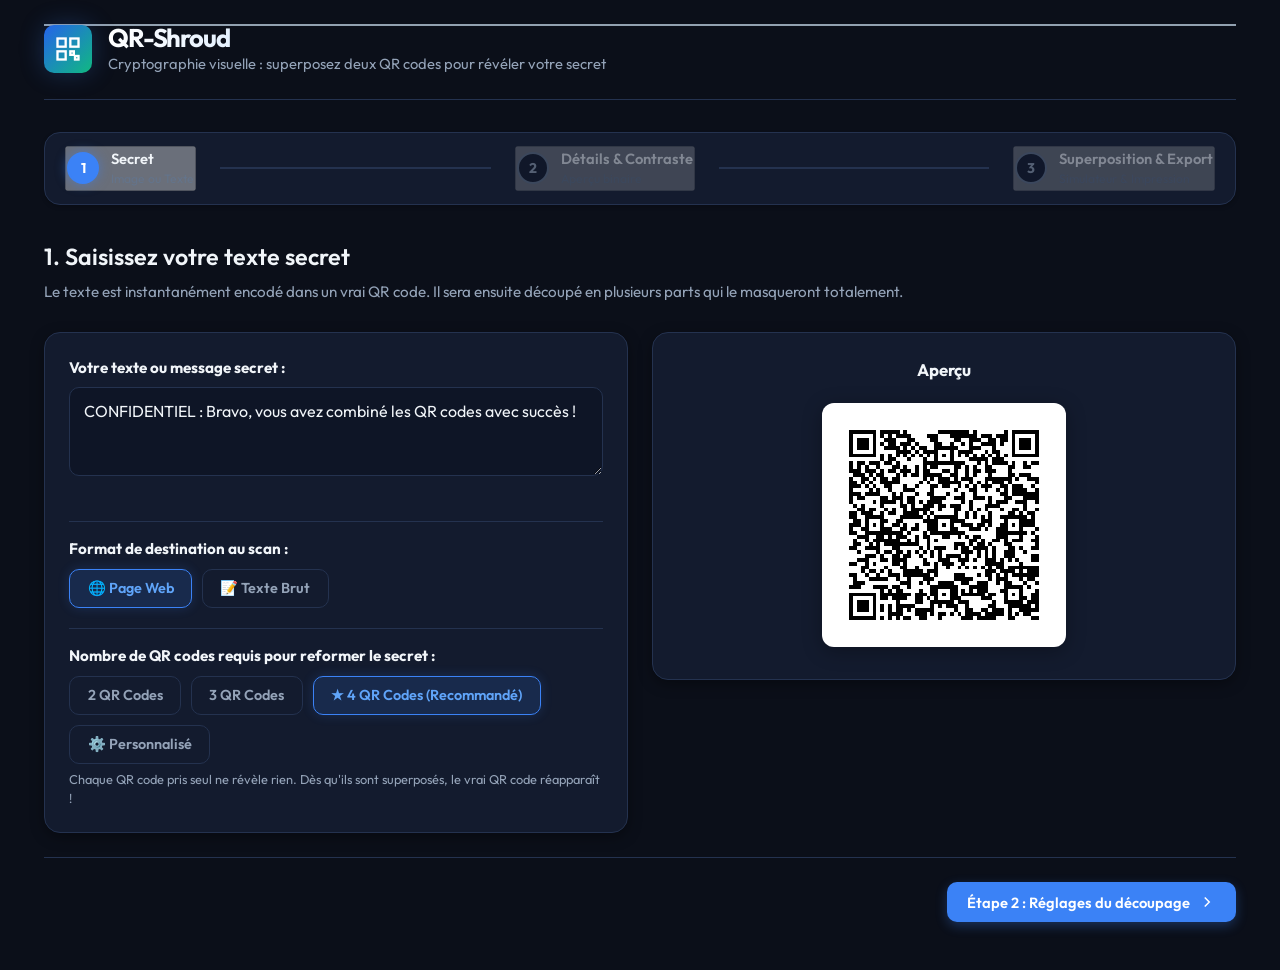
<file: index.html>
<!DOCTYPE html>
<html lang="fr">
<head>
  <meta charset="UTF-8">
  <meta name="viewport" content="width=device-width, initial-scale=1.0">
  <title>QR-Shroud - Cryptographie Visuelle par Superposition de QR Codes</title>
  <meta name="description" content="QR-Shroud - Cryptographie Visuelle par Superposition de QR Codes — Application interactive et démonstration en ligne.">
  <link rel="stylesheet" href="style.css">
<link rel="stylesheet" href="fonts/fonts.css">
<link rel="icon" type="image/png" href="./app-icon.png">
</head>
<body>
  <div class="app-container">
    <!-- Header -->
    <header class="app-header">
      <div class="header-content">
        <div class="logo-area">
          <div class="logo-icon">
            <svg viewBox="0 0 24 24" fill="none" stroke="currentColor" stroke-width="2">
              <rect x="3" y="3" width="7" height="7"></rect>
              <rect x="14" y="3" width="7" height="7"></rect>
              <rect x="3" y="14" width="7" height="7"></rect>
              <rect x="14" y="14" width="3" height="3"></rect>
              <rect x="18" y="18" width="3" height="3"></rect>
              <path d="M7 7h.01M18 7h.01M7 18h.01"></path>
            </svg>
          </div>
          <div>
            <h1>QR-Shroud</h1>
            <p class="subtitle">Cryptographie visuelle : superposez deux QR codes pour révéler votre secret</p>
          </div>
        </div>
      </div>
    </header>

    <!-- Stepper Navigation (3 Simple Steps) -->
    <nav class="stepper-nav" aria-label="Étapes">
      <button type="button" class="step-indicator active" data-step="1" aria-current="step" disabled>
        <span class="step-num">1</span>
        <span class="step-info">
          <span class="step-title">Secret</span>
          <span class="step-desc">Image ou Texte</span>
        </span>
      </button>
      <div class="step-separator"></div>
      <button type="button" class="step-indicator" data-step="2" disabled>
        <span class="step-num">2</span>
        <span class="step-info">
          <span class="step-title">Détails & Contraste</span>
          <span class="step-desc">Aperçu binaire</span>
        </span>
      </button>
      <div class="step-separator"></div>
      <button type="button" class="step-indicator" data-step="3" disabled>
        <span class="step-num">3</span>
        <span class="step-info">
          <span class="step-title">Superposition & Export</span>
          <span class="step-desc">Simulateur & Impression</span>
        </span>
      </button>
    </nav>

    <!-- Main Content Area -->
    <main class="wizard-container">
      
      <!-- ================= STEP 1: SOURCE INPUT & TARGET QR PREVIEW ================= -->
      <section class="wizard-step active" id="step-1">
        <div class="section-heading">
          <h2>1. Saisissez votre texte secret</h2>
          <p>Le texte est instantanément encodé dans un vrai QR code. Il sera ensuite découpé en plusieurs parts qui le masqueront totalement.</p>
        </div>

        <div class="step-1-layout" style="display:grid; grid-template-columns:repeat(auto-fit, minmax(min(100%, 320px), 1fr)); gap:1.5rem; align-items:start;">
          <!-- Left: Input & Options -->
          <div class="text-input-card card">
            <label for="secret-text-input" style="font-weight:700; color:var(--text-main); display:block; margin-bottom:0.4rem;">
              Votre texte ou message secret :
            </label>
            <textarea id="secret-text-input" rows="3" placeholder="Tapez votre message secret, code d'accès, mot de passe ou URL...">CONFIDENTIEL : Bravo, vous avez combiné les QR codes avec succès !</textarea>

            <!-- Destination Format Selector -->
            <div style="margin-top:1.25rem; border-top:1px solid var(--border-color); padding-top:1rem;">
              <label style="font-weight:700; color:var(--text-main); display:block; margin-bottom:0.35rem;">
                Format de destination au scan :
              </label>
              <div class="pill-group" id="destination-mode-pills">
                <button type="button" class="pill-btn active" data-dest="web" id="btn-dest-web">
                  🌐 Page Web
                </button>
                <button type="button" class="pill-btn" data-dest="text" id="btn-dest-text">
                  📝 Texte Brut
                </button>
              </div>
            </div>

            <!-- Shares Count Selector -->
            <div style="margin-top:1.25rem; border-top:1px solid var(--border-color); padding-top:1rem;">
              <label style="font-weight:700; color:var(--text-main); display:block; margin-bottom:0.25rem;">
                Nombre de QR codes requis pour reformer le secret :
              </label>
              <div class="pill-group" id="shares-count-pills">
                <button type="button" class="pill-btn" data-shares="2">2 QR Codes</button>
                <button type="button" class="pill-btn" data-shares="3">3 QR Codes</button>
                <button type="button" class="pill-btn active" data-shares="4">
                  ★ 4 QR Codes (Recommandé)
                </button>
                <button type="button" class="pill-btn" data-shares="custom" id="btn-shares-custom">
                  ⚙️ Personnalisé
                </button>
              </div>

              <!-- Custom Shares Count Input Box -->
              <div id="custom-shares-box" style="display:none; margin-top:0.6rem; align-items:center; gap:0.6rem; background:rgba(255,255,255,0.03); padding:0.5rem 0.75rem; border-radius:8px; border:1px solid var(--border-color);">
                <label for="custom-shares-input" style="font-size:0.82rem; font-weight:600; color:var(--text-main);">
                  Nombre de parts (2 à 20) :
                </label>
                <input type="number" id="custom-shares-input" min="2" max="20" value="5" style="width:65px; padding:0.35rem 0.5rem; background:rgba(0,0,0,0.3); border:1px solid var(--border-color); border-radius:6px; color:#38bdf8; font-size:0.95rem; font-weight:700; text-align:center;">
                <span id="custom-shares-unit" style="font-size:0.8rem; color:var(--text-muted);">QR Codes</span>
              </div>

              <p style="font-size:0.8rem; color:var(--text-muted); margin-top:0.4rem;">
                Chaque QR code pris seul ne révèle rien. Dès qu'ils sont superposés, le vrai QR code réapparaît !
              </p>
            </div>
          </div>

          <!-- Right: LIVE TARGET QR PREVIEW -->
          <div class="card" id="target-qr-card" style="text-align:center; display:flex; flex-direction:column; align-items:center; gap:0.75rem;">
            <h3 style="font-size:1.05rem; font-weight:700; color:var(--text-main);">Aperçu</h3>

            <div style="background:#fff; padding:12px; border-radius:12px; box-shadow:0 4px 20px rgba(0,0,0,0.3); display:inline-block; margin:0.5rem 0;">
              <canvas id="target-qr-canvas" width="220" height="220" style="display:block; image-rendering:pixelated; width:220px; height:220px;"></canvas>
            </div>
          </div>
        </div>

        <div class="step-actions" style="margin-top:1.5rem;">
          <div></div>
          <button type="button" class="btn btn-primary btn-next" id="btn-goto-step-2">
            Étape 2 : Réglages du découpage
            <svg viewBox="0 0 24 24" width="18" height="18" fill="none" stroke="currentColor" stroke-width="2"><polyline points="9 18 15 12 9 6"/></svg>
          </button>
        </div>
      </section>

      <!-- ================= STEP 2: SUMMARY & DECOMPOSITION OPTIONS ================= -->
      <section class="wizard-step" id="step-2">
        <div class="section-heading">
          <h2>2. Mode de superposition & Découpage</h2>
          <p>Choisissez la méthode de découpage pour adapter vos QR codes à l'écran ou au papier calque.</p>
        </div>

        <div class="card">
          <div class="sim-toggle-buttons">
            <button type="button" class="sim-mode-btn active" id="btn-step2-mode-scannable">
              <strong>📱 Clés scannables</strong>
              <span>Scannables individuellement par smartphone</span>
            </button>
            <button type="button" class="sim-mode-btn" id="btn-step2-mode-or">
              <strong>⬛ Calques physiques</strong>
              <span>Pour papier calque transparent et rétroéclairage</span>
            </button>
          </div>
        </div>

        <div class="step-actions">
          <button type="button" class="btn btn-secondary btn-prev" id="btn-back-to-step-1">
            <svg viewBox="0 0 24 24" width="18" height="18" fill="none" stroke="currentColor" stroke-width="2"><polyline points="15 18 9 12 15 6"/></svg>
            Retour
          </button>
          <button type="button" class="btn btn-accent btn-next" id="btn-goto-step-3">
            Générer et Tester la Superposition
            <svg viewBox="0 0 24 24" width="18" height="18" fill="none" stroke="currentColor" stroke-width="2"><polyline points="9 18 15 12 9 6"/></svg>
          </button>
        </div>
      </section>

      <!-- ================= STEP 3: RESULTS, SIMULATOR & EXPORT ================= -->
      <section class="wizard-step" id="step-3">
        <div class="section-heading">
          <h2 id="step3-title">3. Vos QR Codes Découpés</h2>
          <p id="step3-subtitle">Chaque QR code contient une part de la clé. Scannez-les avec votre smartphone pour révéler le secret.</p>
        </div>

        <!-- Simulator Card (Affiché uniquement pour le mode Calques Physiques) -->
        <div class="simulator-card card" id="step3-simulator-card" style="display: none;">
          <div class="simulator-header">
            <div>
              <h3>Simulateur de superposition interactif</h3>
              <p>Faites glisser le calque à la souris ou au doigt pour tester l'alignement !</p>
            </div>
            <div class="sim-actions">
              <button type="button" class="btn btn-sm btn-secondary" id="btn-sim-reset">Décaler</button>
              <button type="button" class="btn btn-sm btn-primary" id="btn-sim-snap">Alignement parfait (100%)</button>
              <button type="button" class="btn btn-sm btn-accent" id="btn-sim-animate">Animer la révélation ✨</button>
            </div>
          </div>

          <div class="sim-body">
            <div class="sim-canvas-container" id="sim-canvas-container">
              <canvas id="sim-canvas" width="600" height="600"></canvas>
              <div class="sim-overlay-hint" id="sim-drag-hint">
                <span>✋ Glissez sur l'image pour tester le décalage</span>
              </div>
            </div>

            <div class="sim-controls">
              <!-- Live Scan Prompt -->
              <div style="background:rgba(16, 185, 129, 0.12); border:1px solid rgba(16, 185, 129, 0.4); border-radius:12px; padding:1rem; display:flex; flex-direction:column; gap:0.4rem;">
                <div style="display:flex; align-items:center; gap:8px; font-weight:700; color:#34d399; font-size:0.95rem;">
                  <svg viewBox="0 0 24 24" width="18" height="18" fill="none" stroke="currentColor" stroke-width="2.5"><polyline points="20 6 9 17 4 12"/></svg>
                  📱 Testez avec votre iPhone / Android en direct :
                </div>
                <p style="font-size:0.85rem; color:#cbd5e1; line-height:1.4;">
                  Quand les calques sont alignés, pointez l'appareil photo de votre téléphone vers l'image ci-dessus. Il lit instantanément votre texte sans passer par aucun site web !
                </p>
              </div>

              <div class="pedagogical-banner">
                <div class="pedagogical-icon">💡</div>
                <div class="pedagogical-text">
                  <strong>Comment ça fonctionne ?</strong>
                  <span>Chaque part est recouverte d'une grille mathématique qui masque le secret. Dès que les parts sont exactement superposées, le motif QR code complet officiel se reconstitue au pixel près.</span>
                </div>
              </div>
            </div>
          </div>
        </div>

        <!-- Individual QR Shares -->
        <div class="shares-display-section">
          <div class="section-subheading">
            <h3 id="shares-grid-title">Vos QR Codes découpés</h3>
          </div>
          <div class="shares-grid" id="shares-grid">
            <!-- Dynamically populated -->
          </div>
        </div>
        <!-- Export Toolbar -->
        <div class="export-card card">
          <div class="export-header">
            <h3>Téléchargement et Impression</h3>
            <p>Exportez en haute définition ou imprimez directement avec repères de centrage.</p>
          </div>

          <div class="export-buttons-grid">
            <button type="button" class="btn btn-accent btn-large" id="btn-download-zip">
              <svg viewBox="0 0 24 24" width="20" height="20" fill="none" stroke="currentColor" stroke-width="2"><path d="M21 15v4a2 2 0 0 1-2 2H5a2 2 0 0 1-2-2v-4"></path><polyline points="7 10 12 15 17 10"></polyline><line x1="12" y1="15" x2="12" y2="3"></line></svg>
              Télécharger le Pack Complet (ZIP)
              <span class="btn-subtext">Contient tous les QR codes HD + le QR code cible révélé + le guide</span>
            </button>

            <button type="button" class="btn btn-primary btn-large" id="btn-print-dialog">
              <svg viewBox="0 0 24 24" width="20" height="20" fill="none" stroke="currentColor" stroke-width="2"><polyline points="6 9 6 2 18 2 18 9"></polyline><path d="M6 18H4a2 2 0 0 1-2-2v-5a2 2 0 0 1 2-2h16a2 2 0 0 1 2 2v5a2 2 0 0 1-2 2h-2"></path><rect x="6" y="14" width="12" height="8"></rect></svg>
              Imprimer les QR Codes
              <span class="btn-subtext">Mise en page optimisée avec croix de calage (+)</span>
            </button>
        </div>

        <div class="step-actions">
          <button type="button" class="btn btn-secondary btn-prev" id="btn-back-to-step-2">
            <svg viewBox="0 0 24 24" width="18" height="18" fill="none" stroke="currentColor" stroke-width="2"><polyline points="15 18 9 12 15 6"/></svg>
            Modifier les réglages
          </button>
          <button type="button" class="btn btn-secondary" id="btn-restart">
            <svg viewBox="0 0 24 24" width="18" height="18" fill="none" stroke="currentColor" stroke-width="2"><polyline points="1 4 1 10 7 10"></polyline><path d="M3.51 15a9 9 0 1 0 2.13-9.36L1 10"></path></svg>
            Recommencer avec un autre secret
          </button>
        </div>
      </section>

    </main>

    <!-- Print Modal -->
    <div class="modal-backdrop" id="print-modal" style="display: none;">
      <div class="modal-card">
        <div class="modal-header">
          <h3>Options d'impression</h3>
          <button type="button" class="modal-close" id="btn-close-print-modal">&times;</button>
        </div>
        <div class="modal-body">
          <p>Sélectionnez la mise en page selon votre papier :</p>
          <div class="print-mode-options">
            <label class="print-opt-card active">
              <input type="radio" name="print-layout" value="separated" checked>
              <div class="print-opt-content">
                <strong>1 QR Code par page A4 (Recommandé pour calque / transparents)</strong>
                <p>Imprime chaque part au centre d'une feuille séparée avec croix de repérage pour empiler sans découper.</p>
              </div>
            </label>
            <label class="print-opt-card">
              <input type="radio" name="print-layout" value="grid">
              <div class="print-opt-content">
                <strong>Planche de découpe (Les 2 QR sur 1 seule feuille A4)</strong>
                <p>Économique sur papier classique avec pointillés pour découper aux ciseaux.</p>
              </div>
            </label>
          </div>
          <div class="print-settings">
            <label for="print-size-select">Taille d'impression :</label>
            <select id="print-size-select">
              <option value="120">12 cm × 12 cm (Taille idéale)</option>
              <option value="90">9 cm × 9 cm (Compact)</option>
              <option value="150">15 cm × 15 cm (Grand format)</option>
            </select>
          </div>
        </div>
        <div class="modal-footer">
          <button type="button" class="btn btn-secondary" id="btn-cancel-print">Annuler</button>
          <button type="button" class="btn btn-primary" id="btn-exec-print">
            <svg viewBox="0 0 24 24" width="18" height="18" fill="none" stroke="currentColor" stroke-width="2"><polyline points="6 9 6 2 18 2 18 9"></polyline><path d="M6 18H4a2 2 0 0 1-2-2v-5a2 2 0 0 1 2-2h16a2 2 0 0 1 2 2v5a2 2 0 0 1-2 2h-2"></path><rect x="6" y="14" width="12" height="8"></rect></svg>
            Lancer l'impression
          </button>
        </div>
      </div>
    </div>

    <!-- Print Container (Hidden on screen, visible on @media print) -->
    <div id="print-container"></div>


  </div>

  <!-- Local Libraries -->
  <script src="jszip.min.js"></script>
  <script src="qrcode.min.js"></script>
  <!-- Application Core Script -->
  <script src="app.js"></script>
</body>
</html>
</file>
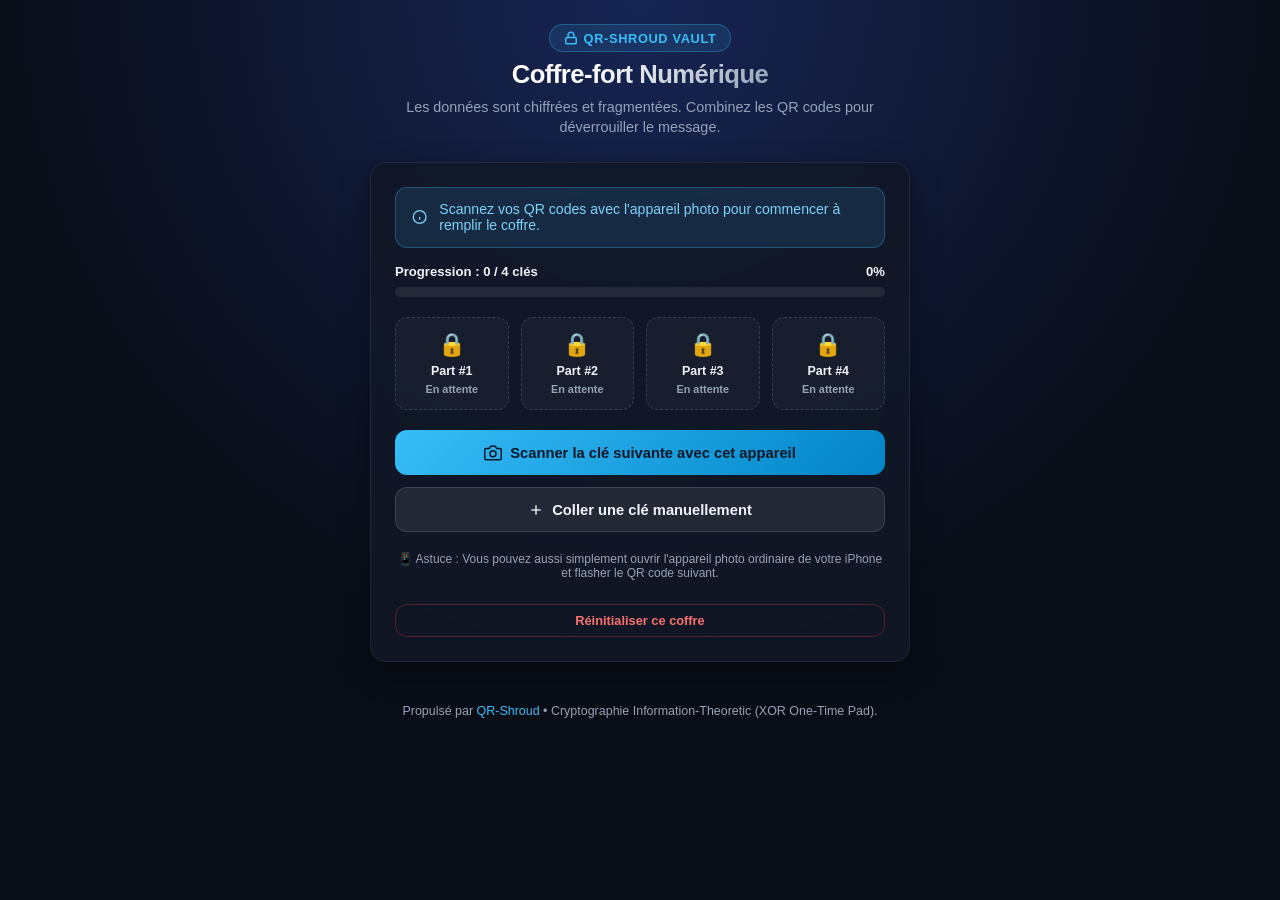
<file: reveal.html>
<!DOCTYPE html>
<html lang="fr">
<head>
  <meta charset="UTF-8">
  <meta name="viewport" content="width=device-width, initial-scale=1.0, maximum-scale=1.0, user-scalable=no">
  <title>QR-Shroud — Coffre-fort Numérique</title>
  <meta name="description" content="QR-Shroud — Coffre-fort Numérique — Application interactive et démonstration en ligne.">
  <style>
    :root {
      --bg: #090d16;
      --card-bg: rgba(18, 24, 38, 0.85);
      --card-border: rgba(255, 255, 255, 0.08);
      --primary: #38bdf8;
      --primary-hover: #0284c7;
      --accent: #10b981;
      --accent-glow: rgba(16, 185, 129, 0.25);
      --text: #f1f5f9;
      --text-muted: #94a3b8;
      --danger: #ef4444;
      --radius: 16px;
    }

    * {
      box-sizing: border-box;
      margin: 0;
      padding: 0;
      font-family: -apple-system, BlinkMacSystemFont, "Segoe UI", Roboto, Helvetica, Arial, sans-serif;
    }

    body {
      background: radial-gradient(circle at 50% 0%, #172554 0%, var(--bg) 60%);
      color: var(--text);
      min-height: 100vh;
      display: flex;
      flex-direction: column;
      align-items: center;
      padding: 1.5rem 1rem 3rem 1rem;
    }

    .container {
      width: 100%;
      max-width: 540px;
      display: flex;
      flex-direction: column;
      gap: 1.5rem;
    }

    /* Header */
    header {
      text-align: center;
      display: flex;
      flex-direction: column;
      align-items: center;
      gap: 0.5rem;
    }

    .badge-app {
      display: inline-flex;
      align-items: center;
      gap: 6px;
      padding: 0.35rem 0.85rem;
      border-radius: 9999px;
      font-size: 0.8rem;
      font-weight: 600;
      background: rgba(56, 189, 248, 0.12);
      border: 1px solid rgba(56, 189, 248, 0.3);
      color: var(--primary);
      text-transform: uppercase;
      letter-spacing: 0.05em;
    }

    h1 {
      font-size: 1.6rem;
      font-weight: 800;
      letter-spacing: -0.02em;
      background: linear-gradient(135deg, #ffffff 30%, #94a3b8 100%);
      -webkit-background-clip: text;
      -webkit-text-fill-color: transparent;
    }

    p.subtitle {
      font-size: 0.9rem;
      color: var(--text-muted);
      line-height: 1.4;
    }

    /* Cards */
    .card {
      background: var(--card-bg);
      border: 1px solid var(--card-border);
      border-radius: var(--radius);
      padding: 1.5rem;
      backdrop-filter: blur(12px);
      box-shadow: 0 10px 30px rgba(0, 0, 0, 0.35);
      position: relative;
      overflow: hidden;
    }

    /* Status Banner */
    .status-banner {
      display: flex;
      align-items: center;
      gap: 0.75rem;
      padding: 0.85rem 1rem;
      border-radius: 12px;
      font-size: 0.88rem;
      font-weight: 500;
      margin-bottom: 1rem;
      animation: fadeIn 0.3s ease;
    }

    .status-banner.success {
      background: rgba(16, 185, 129, 0.12);
      border: 1px solid rgba(16, 185, 129, 0.3);
      color: #34d399;
    }

    .status-banner.info {
      background: rgba(56, 189, 248, 0.12);
      border: 1px solid rgba(56, 189, 248, 0.3);
      color: #7dd3fc;
    }

    /* Progress bar */
    .progress-box {
      display: flex;
      flex-direction: column;
      gap: 0.5rem;
      margin-bottom: 1.25rem;
    }

    .progress-labels {
      display: flex;
      justify-content: space-between;
      font-size: 0.82rem;
      font-weight: 600;
    }

    .progress-track {
      height: 10px;
      background: rgba(255, 255, 255, 0.08);
      border-radius: 9999px;
      overflow: hidden;
      position: relative;
    }

    .progress-fill {
      height: 100%;
      background: linear-gradient(90deg, var(--primary), var(--accent));
      border-radius: 9999px;
      transition: width 0.4s cubic-bezier(0.4, 0, 0.2, 1);
      box-shadow: 0 0 12px var(--accent-glow);
    }

    /* Slots Grid */
    .slots-grid {
      display: grid;
      grid-template-columns: repeat(auto-fit, minmax(100px, 1fr));
      gap: 0.75rem;
      margin-bottom: 1.25rem;
    }

    .slot-item {
      padding: 0.85rem 0.5rem;
      border-radius: 12px;
      background: rgba(255, 255, 255, 0.03);
      border: 1px dashed rgba(255, 255, 255, 0.15);
      display: flex;
      flex-direction: column;
      align-items: center;
      gap: 0.35rem;
      text-align: center;
      transition: all 0.2s ease;
    }

    .slot-item.unlocked {
      background: rgba(16, 185, 129, 0.08);
      border: 1px solid rgba(16, 185, 129, 0.4);
      box-shadow: 0 0 15px rgba(16, 185, 129, 0.1);
    }

    .slot-item .slot-icon {
      font-size: 1.4rem;
    }

    .slot-item .slot-name {
      font-size: 0.78rem;
      font-weight: 700;
      color: var(--text);
    }

    .slot-item .slot-state {
      font-size: 0.68rem;
      font-weight: 600;
      color: var(--text-muted);
    }

    .slot-item.unlocked .slot-state {
      color: #34d399;
    }

    /* Secret Revealed Box */
    .revealed-box {
      margin-top: 0.5rem;
      background: linear-gradient(135deg, rgba(16, 185, 129, 0.15), rgba(6, 78, 59, 0.3));
      border: 2px solid var(--accent);
      border-radius: var(--radius);
      padding: 1.5rem;
      box-shadow: 0 0 35px var(--accent-glow);
      display: flex;
      flex-direction: column;
      gap: 1rem;
      animation: popIn 0.5s cubic-bezier(0.175, 0.885, 0.32, 1.275);
    }

    .revealed-title {
      display: flex;
      align-items: center;
      gap: 0.5rem;
      font-size: 0.88rem;
      font-weight: 700;
      color: #34d399;
      text-transform: uppercase;
      letter-spacing: 0.05em;
    }

    .revealed-content {
      background: rgba(0, 0, 0, 0.4);
      border: 1px solid rgba(255, 255, 255, 0.1);
      border-radius: 12px;
      padding: 1.25rem;
      font-size: 1.2rem;
      font-weight: 700;
      line-height: 1.5;
      color: #ffffff;
      white-space: pre-wrap;
      word-break: break-word;
      user-select: all;
    }

    /* Buttons */
    .btn {
      display: inline-flex;
      align-items: center;
      justify-content: center;
      gap: 8px;
      padding: 0.85rem 1.25rem;
      border-radius: 12px;
      font-size: 0.92rem;
      font-weight: 600;
      border: none;
      cursor: pointer;
      transition: all 0.2s ease;
      width: 100%;
      text-decoration: none;
    }

    .btn-primary {
      background: linear-gradient(135deg, var(--primary), var(--primary-hover));
      color: #031726;
      font-weight: 700;
    }

    .btn-primary:active {
      transform: scale(0.98);
    }

    .btn-success {
      background: linear-gradient(135deg, #10b981, #059669);
      color: #ffffff;
    }

    .btn-secondary {
      background: rgba(255, 255, 255, 0.08);
      color: var(--text);
      border: 1px solid rgba(255, 255, 255, 0.12);
    }

    .btn-secondary:active {
      background: rgba(255, 255, 255, 0.14);
    }

    .btn-danger-outline {
      background: transparent;
      color: #f87171;
      border: 1px solid rgba(239, 68, 68, 0.3);
      font-size: 0.8rem;
      padding: 0.5rem;
    }

    .action-group {
      display: flex;
      flex-direction: column;
      gap: 0.75rem;
      margin-top: 1rem;
    }

    /* Camera Scanner Modal / Panel */
    #scanner-container {
      display: none;
      position: relative;
      border-radius: 12px;
      overflow: hidden;
      margin-top: 1rem;
      background: #000;
      border: 1px solid rgba(255, 255, 255, 0.2);
    }

    #scanner-video {
      width: 100%;
      height: 240px;
      object-fit: cover;
      display: block;
    }

    .scanner-overlay {
      position: absolute;
      top: 0; left: 0; right: 0; bottom: 0;
      display: flex;
      align-items: center;
      justify-content: center;
      pointer-events: none;
    }

    .scanner-target {
      width: 160px;
      height: 160px;
      border: 2px solid var(--primary);
      border-radius: 16px;
      box-shadow: 0 0 0 1000px rgba(0, 0, 0, 0.5);
      position: relative;
    }

    /* Footer info */
    footer {
      text-align: center;
      font-size: 0.78rem;
      color: var(--text-muted);
      margin-top: 1rem;
      line-height: 1.5;
    }

    footer a {
      color: var(--primary);
      text-decoration: none;
    }

    @keyframes fadeIn {
      from { opacity: 0; transform: translateY(-6px); }
      to { opacity: 1; transform: translateY(0); }
    }

    @keyframes popIn {
      0% { opacity: 0; transform: scale(0.92); }
      70% { transform: scale(1.02); }
      100% { opacity: 1; transform: scale(1); }
    }
  </style>
<link rel="icon" type="image/png" href="./app-icon.png">
<style>
@media screen {
  :root { --interface-accent: #4d657b; --interface-edge: color-mix(in srgb, var(--interface-accent) 58%, currentColor 42%); }
  :where(h1, h2, h3) { text-wrap: balance; }
  :where(button, input, select, textarea, a):focus-visible { outline: 2px solid var(--interface-edge); outline-offset: 3px; }
  :where(.app-header) { box-shadow: inset 0 2px 0 var(--interface-edge); }
  :where(.app-header) :where(h1), h1:where(.app-header) { letter-spacing: -.035em; line-height: 1.12; }
  :where(.wizard-container) { border-color: color-mix(in srgb, var(--interface-accent) 45%, transparent); }
  :where(input[type="checkbox"], input[type="radio"], input[type="range"]) { accent-color: var(--interface-accent); }
  ::selection { background: var(--interface-accent); color: white; }
}</style>
</head>
<body>
  <div class="container">
    
    <header>
      <div class="badge-app">
        <svg viewBox="0 0 24 24" width="14" height="14" fill="none" stroke="currentColor" stroke-width="2.5"><rect x="3" y="11" width="18" height="11" rx="2" ry="2"/><path d="M7 11V7a5 5 0 0 1 10 0v4"/></svg>
        QR-Shroud Vault
      </div>
      <h1 id="page-title">Coffre-fort Numérique</h1>
      <p class="subtitle" id="page-subtitle">Les données sont chiffrées et fragmentées. Combinez les QR codes pour déverrouiller le message.</p>
    </header>

    <div class="card" id="vault-card">
      <div id="status-container"></div>

      <div class="progress-box">
        <div class="progress-labels">
          <span id="progress-text">Progression : 0 / 4 clés</span>
          <span id="progress-percent">0%</span>
        </div>
        <div class="progress-track">
          <div class="progress-fill" id="progress-fill" style="width: 0%;"></div>
        </div>
      </div>

      <div class="slots-grid" id="slots-grid">
        <!-- Dynamically filled with slot cards -->
      </div>

      <!-- Secret Revealed Box (Hidden until 100%) -->
      <div class="revealed-box" id="revealed-box" style="display: none;">
        <div class="revealed-title">
          <svg viewBox="0 0 24 24" width="18" height="18" fill="none" stroke="currentColor" stroke-width="2.5"><polyline points="20 6 9 17 4 12"/></svg>
          Message Secret Déverrouillé
        </div>
        <div class="revealed-content" id="revealed-text"></div>
        <button type="button" class="btn btn-success" id="btn-copy">
          <svg viewBox="0 0 24 24" width="16" height="16" fill="none" stroke="currentColor" stroke-width="2"><rect x="9" y="9" width="13" height="13" rx="2" ry="2"></rect><path d="M5 15H4a2 2 0 0 1-2-2V4a2 2 0 0 1 2-2h9a2 2 0 0 1 2 2v1"></path></svg>
          Copier le message
        </button>
      </div>

      <!-- Action buttons -->
      <div class="action-group" id="actions-incomplete">
        <button type="button" class="btn btn-primary" id="btn-toggle-camera">
          <svg viewBox="0 0 24 24" width="18" height="18" fill="none" stroke="currentColor" stroke-width="2"><path d="M23 19a2 2 0 0 1-2 2H3a2 2 0 0 1-2-2V8a2 2 0 0 1 2-2h4l2-3h6l2 3h4a2 2 0 0 1 2 2z"/><circle cx="12" cy="13" r="4"/></svg>
          Scanner la clé suivante avec cet appareil
        </button>

        <div id="scanner-container">
          <video id="scanner-video" playsinline></video>
          <div class="scanner-overlay">
            <div class="scanner-target"></div>
          </div>
        </div>

        <button type="button" class="btn btn-secondary" id="btn-manual-input">
          <svg viewBox="0 0 24 24" width="16" height="16" fill="none" stroke="currentColor" stroke-width="2"><line x1="12" y1="5" x2="12" y2="19"></line><line x1="5" y1="12" x2="19" y2="12"></line></svg>
          Coller une clé manuellement
        </button>

        <div id="manual-box" style="display:none; flex-direction:column; gap:0.5rem; margin-top:0.5rem;">
          <input type="text" id="manual-key-input" placeholder="Collez l'URL ou le fragment de clé..." style="width:100%; padding:0.75rem; border-radius:8px; border:1px solid rgba(255,255,255,0.2); background:rgba(0,0,0,0.4); color:#fff; font-size:0.85rem;">
          <button type="button" class="btn btn-secondary" id="btn-submit-manual">Valider la clé</button>
        </div>

        <p style="text-align:center; font-size:0.75rem; color:var(--text-muted); margin-top:0.5rem;">
          📱 Astuce : Vous pouvez aussi simplement ouvrir l'appareil photo ordinaire de votre iPhone et flasher le QR code suivant.
        </p>
      </div>

      <div style="margin-top: 1.5rem; display: flex; justify-content: flex-end;">
        <button type="button" class="btn btn-danger-outline" id="btn-reset-vault">
          Réinitialiser ce coffre
        </button>
      </div>
    </div>

    <footer>
      Propulsé par <a href="index.html">QR-Shroud</a> • Cryptographie Information-Theoretic (XOR One-Time Pad).
    </footer>

  </div>

  <script>
    (function() {
      'use strict';

      // Base64URL Decoders
      function base64UrlToBytes(str) {
        str = str.replace(/-/g, '+').replace(/_/g, '/');
        while (str.length % 4) str += '=';
        const binary = atob(str);
        const bytes = new Uint8Array(binary.length);
        for (let i = 0; i < binary.length; i++) bytes[i] = binary.charCodeAt(i);
        return bytes;
      }

      function combineShares(shareBase64Array) {
        const byteArrays = shareBase64Array.map(base64UrlToBytes);
        const len = byteArrays[0].length;
        for (let i = 1; i < byteArrays.length; i++) {
          if (byteArrays[i].length !== len) return null;
        }
        const result = new Uint8Array(len);
        for (let b = 0; b < len; b++) {
          let val = 0;
          for (let i = 0; i < byteArrays.length; i++) val ^= byteArrays[i][b];
          result[b] = val;
        }
        const decoder = new TextDecoder('utf-8');
        return decoder.decode(result);
      }

      // Base64URL Decoders & Encoders
      function bytesToBase64Url(bytes) {
        let binary = '';
        for (let i = 0; i < bytes.length; i++) binary += String.fromCharCode(bytes[i]);
        return btoa(binary).replace(/\+/g, '-').replace(/\//g, '_').replace(/=+$/, '');
      }

      function utf8ToBase64Url(str) {
        const encoder = new TextEncoder();
        return bytesToBase64Url(encoder.encode(str));
      }

      // Hash parser
      function parseHashParams() {
        const hash = window.location.hash.substring(1);
        if (!hash) return null;
        const params = new URLSearchParams(hash);
        return {
          directMsg: params.get('msg') || params.get('m') || null,
          vaultId: params.get('v') || 'default',
          total: parseInt(params.get('n') || params.get('total') || '4', 10),
          index: parseInt(params.get('i') || params.get('part') || '1', 10),
          share: params.get('s') || null
        };
      }

      // State
      let currentParams = parseHashParams();
      const vaultId = currentParams ? currentParams.vaultId : (localStorage.getItem('last_vault_id') || 'default');
      const storageKey = 'qrshroud_vault_' + vaultId;

      let vaultData = {
        total: currentParams ? currentParams.total : 4,
        shares: {}
      };

      try {
        const saved = localStorage.getItem(storageKey);
        if (saved) {
          const parsed = JSON.parse(saved);
          if (parsed.total) vaultData.total = parsed.total;
          if (parsed.shares) vaultData.shares = parsed.shares;
        }
      } catch (e) {}

      localStorage.setItem('last_vault_id', vaultId);

      // Register new share from URL if present
      let justRegisteredIndex = null;
      if (currentParams && currentParams.share) {
        if (!vaultData.shares[currentParams.index]) {
          justRegisteredIndex = currentParams.index;
        }
        vaultData.total = currentParams.total || vaultData.total;
        vaultData.shares[currentParams.index] = currentParams.share;
        saveVault();
      }

      function saveVault() {
        try {
          localStorage.setItem(storageKey, JSON.stringify(vaultData));
        } catch (e) {}
      }

      // UI Elements
      const statusContainer = document.getElementById('status-container');
      const progressText = document.getElementById('progress-text');
      const progressPercent = document.getElementById('progress-percent');
      const progressFill = document.getElementById('progress-fill');
      const slotsGrid = document.getElementById('slots-grid');
      const revealedBox = document.getElementById('revealed-box');
      const revealedText = document.getElementById('revealed-text');
      const actionsIncomplete = document.getElementById('actions-incomplete');
      const btnCopy = document.getElementById('btn-copy');
      const btnResetVault = document.getElementById('btn-reset-vault');
      const btnToggleCamera = document.getElementById('btn-toggle-camera');
      const scannerContainer = document.getElementById('scanner-container');
      const scannerVideo = document.getElementById('scanner-video');
      const btnManualInput = document.getElementById('btn-manual-input');
      const manualBox = document.getElementById('manual-box');
      const manualKeyInput = document.getElementById('manual-key-input');
      const btnSubmitManual = document.getElementById('btn-submit-manual');

      function renderUI() {
        // Direct Message Mode (from Target QR code scan)
        if (currentParams && currentParams.directMsg) {
          let secret = currentParams.directMsg;
          if (secret.startsWith('b64:')) {
            try {
              secret = new TextDecoder('utf-8').decode(base64UrlToBytes(secret.substring(4)));
            } catch (e) {}
          } else {
            try {
              secret = decodeURIComponent(secret);
            } catch (e) {}
          }

          revealedText.textContent = secret;
          revealedBox.style.display = 'flex';
          actionsIncomplete.style.display = 'none';
          document.getElementById('page-title').textContent = "Message Secret Révélé ✨";
          document.getElementById('page-subtitle').textContent = "Authentification réussie par scan du QR Code cible.";

          const progressBox = document.querySelector('.progress-box');
          if (progressBox) progressBox.style.display = 'none';
          slotsGrid.style.display = 'none';
          if (btnResetVault && btnResetVault.parentElement) btnResetVault.parentElement.style.display = 'none';

          statusContainer.innerHTML = `
            <div class="status-banner success">
              <svg viewBox="0 0 24 24" width="18" height="18" fill="none" stroke="currentColor" stroke-width="2.5"><polyline points="20 6 9 17 4 12"/></svg>
              <span><strong>Secret déverrouillé avec succès !</strong> Aucune recherche web effectuée.</span>
            </div>
          `;
          return;
        }

        const total = vaultData.total;
        const collectedCount = Object.keys(vaultData.shares).length;
        const percent = Math.min(100, Math.round((collectedCount / total) * 100));

        progressText.textContent = `Progression : ${collectedCount} / ${total} clés`;
        progressPercent.textContent = `${percent}%`;
        progressFill.style.width = `${percent}%`;

        // Notification banner
        if (justRegisteredIndex) {
          statusContainer.innerHTML = `
            <div class="status-banner success">
              <svg viewBox="0 0 24 24" width="18" height="18" fill="none" stroke="currentColor" stroke-width="2.5"><polyline points="20 6 9 17 4 12"/></svg>
              <span><strong>Clé #${justRegisteredIndex} ajoutée avec succès !</strong> ${collectedCount}/${total} clés collectées.</span>
            </div>
          `;
        } else if (currentParams && currentParams.index && !currentParams.share) {
          statusContainer.innerHTML = `
            <div class="status-banner info">
              <svg viewBox="0 0 24 24" width="18" height="18" fill="none" stroke="currentColor" stroke-width="2"><circle cx="12" cy="12" r="10"/><line x1="12" y1="16" x2="12" y2="12"/><line x1="12" y1="8" x2="12.01" y2="8"/></svg>
              <span><strong>Clé #${currentParams.index} / ${currentParams.total} détectée !</strong> Cette clé est incomplète. Superposez vos QR codes ou scannez les autres clés pour révéler le secret.</span>
            </div>
          `;
        } else if (collectedCount === 0) {
          statusContainer.innerHTML = `
            <div class="status-banner info">
              <svg viewBox="0 0 24 24" width="18" height="18" fill="none" stroke="currentColor" stroke-width="2"><circle cx="12" cy="12" r="10"/><line x1="12" y1="16" x2="12" y2="12"/><line x1="12" y1="8" x2="12.01" y2="8"/></svg>
              <span>Scannez vos QR codes avec l'appareil photo pour commencer à remplir le coffre.</span>
            </div>
          `;
        } else {
          statusContainer.innerHTML = '';
        }

        // Slots
        slotsGrid.innerHTML = '';
        for (let i = 1; i <= total; i++) {
          const isCollected = Boolean(vaultData.shares[i]);
          const slot = document.createElement('div');
          slot.className = 'slot-item ' + (isCollected ? 'unlocked' : '');
          slot.innerHTML = `
            <div class="slot-icon">${isCollected ? '🔑' : '🔒'}</div>
            <div class="slot-name">Part #${i}</div>
            <div class="slot-state">${isCollected ? 'Active ✓' : 'En attente'}</div>
          `;
          slotsGrid.appendChild(slot);
        }

        // Check completion
        if (collectedCount >= total) {
          const shareArr = [];
          for (let i = 1; i <= total; i++) shareArr.push(vaultData.shares[i]);
          try {
            const secret = combineShares(shareArr);
            if (secret) {
              revealedText.textContent = secret;
              revealedBox.style.display = 'flex';
              actionsIncomplete.style.display = 'none';
              document.getElementById('page-subtitle').textContent = "Authentification réussie ! Le message a été entièrement reconstitué.";
            } else {
              alert("Erreur dans les fragments de clé.");
            }
          } catch (e) {
            alert("Erreur de déchiffrement : " + e.message);
          }
        } else {
          revealedBox.style.display = 'none';
          actionsIncomplete.style.display = 'flex';
        }
      }

      // Copy text
      btnCopy.addEventListener('click', () => {
        navigator.clipboard.writeText(revealedText.textContent).then(() => {
          btnCopy.innerHTML = `<svg viewBox="0 0 24 24" width="16" height="16" fill="none" stroke="currentColor" stroke-width="2.5"><polyline points="20 6 9 17 4 12"/></svg> Message copié !`;
          setTimeout(() => {
            btnCopy.innerHTML = `<svg viewBox="0 0 24 24" width="16" height="16" fill="none" stroke="currentColor" stroke-width="2"><rect x="9" y="9" width="13" height="13" rx="2" ry="2"></rect><path d="M5 15H4a2 2 0 0 1-2-2V4a2 2 0 0 1 2-2h9a2 2 0 0 1 2 2v1"></path></svg> Copier le message`;
          }, 2000);
        });
      });

      // Reset
      btnResetVault.addEventListener('click', () => {
        if (confirm("Réinitialiser ce coffre et effacer les clés collectées ?")) {
          localStorage.removeItem(storageKey);
          window.location.hash = '';
          window.location.reload();
        }
      });

      // Manual input
      btnManualInput.addEventListener('click', () => {
        manualBox.style.display = (manualBox.style.display === 'none') ? 'flex' : 'none';
      });

      btnSubmitManual.addEventListener('click', () => {
        const val = manualKeyInput.value.trim();
        if (!val) return;
        try {
          let url;
          if (val.includes('#')) {
            url = new URL(val);
          } else if (val.includes('=')) {
            url = new URL('http://dummy.com/#' + val);
          }
          if (url && url.hash) {
            const params = new URLSearchParams(url.hash.substring(1));
            const i = parseInt(params.get('i'), 10);
            const s = params.get('s');
            if (i && s) {
              vaultData.shares[i] = s;
              justRegisteredIndex = i;
              saveVault();
              renderUI();
              manualKeyInput.value = '';
              manualBox.style.display = 'none';
              return;
            }
          }
        } catch (e) {}
        alert("Lien ou fragment de clé invalide.");
      });

      // In-page camera scanner using BarcodeDetector if available
      let videoStream = null;
      let scanInterval = null;

      btnToggleCamera.addEventListener('click', async () => {
        if (videoStream) {
          stopCamera();
          return;
        }

        if (!navigator.mediaDevices || !navigator.mediaDevices.getUserMedia) {
          alert("L'appareil photo n'est pas accessible directement dans ce navigateur. Utilisez l'appareil photo habituel de votre téléphone.");
          return;
        }

        try {
          videoStream = await navigator.mediaDevices.getUserMedia({
            video: { facingMode: 'environment' }
          });
          scannerVideo.srcObject = videoStream;
          scannerVideo.setAttribute('playsinline', 'true');
          scannerVideo.play();
          scannerContainer.style.display = 'block';
          btnToggleCamera.innerHTML = `✕ Fermer la caméra`;

          if ('BarcodeDetector' in window) {
            const barcodeDetector = new BarcodeDetector({ formats: ['qr_code'] });
            scanInterval = setInterval(async () => {
              try {
                const barcodes = await barcodeDetector.detect(scannerVideo);
                if (barcodes.length > 0) {
                  const raw = barcodes[0].rawValue;
                  handleScannedUrl(raw);
                }
              } catch (err) {}
            }, 300);
          } else {
            // Note for unsupported in-page BarcodeDetector
            alert("Pour scanner, vous pouvez flasher directement le QR code avec l'appareil photo de votre smartphone !");
            stopCamera();
          }
        } catch (err) {
          alert("Impossible d'accéder à la caméra : " + err.message);
          stopCamera();
        }
      });

      function stopCamera() {
        if (videoStream) {
          videoStream.getTracks().forEach(t => t.stop());
          videoStream = null;
        }
        if (scanInterval) {
          clearInterval(scanInterval);
          scanInterval = null;
        }
        scannerContainer.style.display = 'none';
        btnToggleCamera.innerHTML = `
          <svg viewBox="0 0 24 24" width="18" height="18" fill="none" stroke="currentColor" stroke-width="2"><path d="M23 19a2 2 0 0 1-2 2H3a2 2 0 0 1-2-2V8a2 2 0 0 1 2-2h4l2-3h6l2 3h4a2 2 0 0 1 2 2z"/><circle cx="12" cy="13" r="4"/></svg>
          Scanner la clé suivante avec cet appareil
        `;
      }

      function handleScannedUrl(urlStr) {
        try {
          const u = new URL(urlStr);
          if (u.hash) {
            const params = new URLSearchParams(u.hash.substring(1));
            const i = parseInt(params.get('i'), 10);
            const s = params.get('s');
            if (i && s) {
              stopCamera();
              vaultData.shares[i] = s;
              justRegisteredIndex = i;
              saveVault();
              renderUI();
            }
          }
        } catch (e) {}
      }

      renderUI();
    })();
  </script>
</body>
</html>
</file>
<file: style.css>
/* =====================================================================
   QR Secret Stéganographie & Visual Cryptography - Stylesheet
   ===================================================================== */

:root {
  --bg-main: #0b0f19;
  --bg-card: #131b2e;
  --bg-card-hover: #1a243d;
  --bg-input: #0e1526;
  --border-color: #24324f;
  --border-active: #3b82f6;
  
  --primary: #3b82f6;
  --primary-hover: #2563eb;
  --primary-light: rgba(59, 130, 246, 0.15);
  
  --accent: #10b981;
  --accent-hover: #059669;
  --accent-light: rgba(16, 185, 129, 0.15);
  
  --warning: #f59e0b;
  --danger: #ef4444;

  --text-main: #f1f5f9;
  --text-muted: #94a3b8;
  --text-dim: #64748b;

  --radius-sm: 6px;
  --radius-md: 10px;
  --radius-lg: 16px;
  --radius-xl: 22px;

  --shadow-sm: 0 2px 4px rgba(0, 0, 0, 0.2);
  --shadow-md: 0 4px 14px rgba(0, 0, 0, 0.35);
  --shadow-lg: 0 10px 30px rgba(0, 0, 0, 0.5);
  --shadow-glow: 0 0 25px rgba(59, 130, 246, 0.25);
}

/* Reset & Base */
*, *::before, *::after {
  box-sizing: border-box;
  margin: 0;
  padding: 0;
}

body {
  font-family: 'Outfit', -apple-system, BlinkMacSystemFont, 'Segoe UI', Roboto, sans-serif;
  background-color: var(--bg-main);
  color: var(--text-main);
  line-height: 1.5;
  min-height: 100vh;
  display: flex;
  flex-direction: column;
  -webkit-font-smoothing: antialiased;
}

.app-container {
  max-width: 1240px;
  margin: 0 auto;
  padding: 1.5rem 1.5rem 3rem;
  width: 100%;
  display: flex;
  flex-direction: column;
  flex: 1;
}

/* Header */
.app-header {
  margin-bottom: 2rem;
  padding-bottom: 1.5rem;
  border-bottom: 1px solid var(--border-color);
}

.header-content {
  display: flex;
  justify-content: space-between;
  align-items: center;
  flex-wrap: wrap;
  gap: 1rem;
}

.logo-area {
  display: flex;
  align-items: center;
  gap: 1rem;
}

.logo-icon {
  width: 48px;
  height: 48px;
  background: linear-gradient(135deg, #2563eb, #10b981);
  border-radius: var(--radius-md);
  display: flex;
  align-items: center;
  justify-content: center;
  color: white;
  box-shadow: var(--shadow-glow);
}

.logo-icon svg {
  width: 28px;
  height: 28px;
}

.logo-area h1 {
  font-size: 1.6rem;
  font-weight: 700;
  letter-spacing: -0.02em;
  background: linear-gradient(to right, #ffffff, #93c5fd);
  -webkit-background-clip: text;
  -webkit-text-fill-color: transparent;
}

.subtitle {
  color: var(--text-muted);
  font-size: 0.92rem;
}

.header-badges {
  display: flex;
  gap: 0.6rem;
  flex-wrap: wrap;
}

.badge {
  display: inline-flex;
  align-items: center;
  gap: 6px;
  background: var(--bg-card);
  border: 1px solid var(--border-color);
  padding: 0.35rem 0.75rem;
  border-radius: 999px;
  font-size: 0.8rem;
  color: var(--text-muted);
}

.badge-dot {
  width: 7px;
  height: 7px;
  background-color: var(--accent);
  border-radius: 50%;
  box-shadow: 0 0 8px var(--accent);
}

/* Stepper Navigation */
.stepper-nav {
  display: flex;
  align-items: center;
  justify-content: space-between;
  margin-bottom: 2.2rem;
  background: var(--bg-card);
  border: 1px solid var(--border-color);
  border-radius: var(--radius-lg);
  padding: 0.85rem 1.25rem;
  box-shadow: var(--shadow-sm);
  position: relative;
  overflow-x: auto;
}

.step-indicator {
  display: flex;
  align-items: center;
  gap: 0.75rem;
  opacity: 0.5;
  transition: all 0.25s ease;
  cursor: default;
  white-space: nowrap;
}

.step-indicator.active {
  opacity: 1;
}

.step-indicator.completed {
  opacity: 0.9;
  cursor: pointer;
}

.step-indicator.completed:hover {
  opacity: 1;
}

.step-num {
  width: 32px;
  height: 32px;
  border-radius: 50%;
  background: var(--bg-input);
  border: 2px solid var(--text-dim);
  display: flex;
  align-items: center;
  justify-content: center;
  font-weight: 700;
  font-size: 0.88rem;
  color: var(--text-muted);
  transition: all 0.25s;
}

.step-indicator.active .step-num {
  background: var(--primary);
  border-color: var(--primary);
  color: white;
  box-shadow: 0 0 12px rgba(59, 130, 246, 0.5);
}

.step-indicator.completed .step-num {
  background: var(--accent);
  border-color: var(--accent);
  color: white;
}

.step-info {
  display: flex;
  flex-direction: column;
}

.step-title {
  font-weight: 600;
  font-size: 0.92rem;
  color: var(--text-main);
}

.step-desc {
  font-size: 0.76rem;
  color: var(--text-dim);
}

.step-separator {
  flex: 1;
  height: 2px;
  background: var(--border-color);
  margin: 0 1rem;
  min-width: 24px;
}

/* Wizard Container & Steps */
.wizard-container {
  flex: 1;
}

.wizard-step {
  display: none;
  animation: fadeIn 0.3s ease-out;
}

.wizard-step.active {
  display: block;
}

@keyframes fadeIn {
  from { opacity: 0; transform: translateY(6px); }
  to { opacity: 1; transform: translateY(0); }
}

.section-heading {
  margin-bottom: 1.8rem;
}

.section-heading h2 {
  font-size: 1.45rem;
  font-weight: 600;
  margin-bottom: 0.35rem;
  color: var(--text-main);
}

.section-heading p {
  color: var(--text-muted);
  font-size: 0.95rem;
}

/* Cards & Generic Layout */
.card {
  background: var(--bg-card);
  border: 1px solid var(--border-color);
  border-radius: var(--radius-lg);
  padding: 1.5rem;
  box-shadow: var(--shadow-md);
}

.panel-title {
  font-size: 1.1rem;
  font-weight: 600;
  margin-bottom: 1.25rem;
  padding-bottom: 0.6rem;
  border-bottom: 1px solid var(--border-color);
}

/* Tabs */
.tab-controls {
  display: flex;
  gap: 0.75rem;
  margin-bottom: 1.2rem;
}

.tab-btn {
  display: inline-flex;
  align-items: center;
  gap: 8px;
  background: var(--bg-card);
  border: 1px solid var(--border-color);
  color: var(--text-muted);
  padding: 0.7rem 1.25rem;
  border-radius: var(--radius-md);
  font-size: 0.95rem;
  font-weight: 500;
  cursor: pointer;
  transition: all 0.2s;
  font-family: inherit;
}

.tab-btn:hover {
  background: var(--bg-card-hover);
  color: var(--text-main);
}

.tab-btn.active {
  background: var(--primary-light);
  border-color: var(--border-active);
  color: #60a5fa;
  font-weight: 600;
}

.tab-pane {
  display: none;
}

.tab-pane.active {
  display: block;
}

/* Drop Zone */
.drop-zone {
  border: 2px dashed var(--border-color);
  background: rgba(19, 27, 46, 0.6);
  border-radius: var(--radius-xl);
  padding: 3rem 2rem;
  text-align: center;
  cursor: pointer;
  transition: all 0.25s ease;
  position: relative;
}

.drop-zone:hover, .drop-zone.dragover {
  border-color: var(--primary);
  background: rgba(59, 130, 246, 0.08);
  transform: scale(1.003);
}

.drop-zone-content {
  display: flex;
  flex-direction: column;
  align-items: center;
  gap: 0.85rem;
}

.drop-icon {
  width: 64px;
  height: 64px;
  background: var(--bg-input);
  border: 1px solid var(--border-color);
  border-radius: 50%;
  display: flex;
  align-items: center;
  justify-content: center;
  color: var(--primary);
  margin-bottom: 0.4rem;
}

.drop-icon svg {
  width: 32px;
  height: 32px;
}

.drop-zone h3 {
  font-size: 1.25rem;
  font-weight: 600;
}

.drop-zone p {
  color: var(--text-muted);
  font-size: 0.9rem;
  max-width: 480px;
}

.drop-hint {
  font-size: 0.8rem;
  color: var(--text-dim);
  margin-top: 0.4rem;
}

/* Sample Presets */
.sample-presets {
  margin-top: 1.5rem;
  display: flex;
  align-items: center;
  gap: 0.75rem;
  flex-wrap: wrap;
}

.sample-label {
  font-size: 0.88rem;
  color: var(--text-muted);
}

.sample-badges {
  display: flex;
  gap: 0.5rem;
  flex-wrap: wrap;
}

.sample-btn {
  background: var(--bg-card);
  border: 1px solid var(--border-color);
  color: var(--text-main);
  padding: 0.4rem 0.8rem;
  border-radius: 999px;
  font-size: 0.85rem;
  cursor: pointer;
  font-family: inherit;
  transition: all 0.2s;
}

.sample-btn:hover {
  background: var(--bg-card-hover);
  border-color: var(--primary);
  transform: translateY(-1px);
}

/* Text Tab */
.text-input-card {
  background: var(--bg-card);
  border: 1px solid var(--border-color);
  border-radius: var(--radius-lg);
  padding: 1.5rem;
}

.text-input-card label {
  display: block;
  font-weight: 600;
  margin-bottom: 0.5rem;
  font-size: 0.95rem;
}

.text-input-card textarea {
  width: 100%;
  background: var(--bg-input);
  border: 1px solid var(--border-color);
  border-radius: var(--radius-md);
  padding: 0.85rem;
  color: var(--text-main);
  font-size: 1rem;
  font-family: inherit;
  resize: vertical;
  margin-bottom: 1.2rem;
  transition: border-color 0.2s;
}

.text-input-card textarea:focus {
  outline: none;
  border-color: var(--primary);
}

.text-options-grid {
  display: grid;
  grid-template-columns: repeat(auto-fit, minmax(200px, 1fr));
  gap: 1rem;
  margin-bottom: 1.2rem;
}

/* Source Preview Box */
.preview-box-container {
  margin-top: 1.5rem;
}

.preview-card {
  background: var(--bg-card);
  border: 1px solid var(--border-color);
  border-radius: var(--radius-lg);
  padding: 1.25rem;
  display: flex;
  flex-direction: column;
  align-items: center;
}

.preview-card h4 {
  font-size: 0.95rem;
  margin-bottom: 1rem;
  color: var(--text-muted);
}

.canvas-wrap {
  background: #000;
  border: 2px solid var(--border-color);
  border-radius: var(--radius-md);
  display: flex;
  align-items: center;
  justify-content: center;
  overflow: hidden;
  box-shadow: var(--shadow-md);
}

.canvas-wrap canvas {
  display: block;
  max-width: 100%;
  height: auto;
  image-rendering: pixelated;
  image-rendering: -moz-crisp-edges;
  image-rendering: crisp-edges;
}

.preview-meta {
  margin-top: 0.75rem;
  font-size: 0.85rem;
  color: var(--text-dim);
  font-family: 'JetBrains Mono', monospace;
}

/* ================= STEP 2: CONTROLS & COMPARISON ================= */
.step-2-layout {
  display: grid;
  grid-template-columns: 1fr 1.2fr;
  gap: 1.8rem;
  align-items: start;
}

@media (max-width: 900px) {
  .step-2-layout {
    grid-template-columns: 1fr;
  }
}

.controls-panel {
  display: flex;
  flex-direction: column;
  gap: 1.25rem;
}

.control-item {
  display: flex;
  flex-direction: column;
  gap: 0.4rem;
}

.control-header {
  display: flex;
  justify-content: space-between;
  align-items: center;
  font-size: 0.9rem;
  font-weight: 500;
}

.control-value {
  font-family: 'JetBrains Mono', monospace;
  font-size: 0.88rem;
  color: #60a5fa;
  font-weight: 600;
}

.control-scale {
  display: flex;
  justify-content: space-between;
  font-size: 0.74rem;
  color: var(--text-dim);
}

.field-hint {
  font-size: 0.76rem;
  color: var(--text-dim);
  margin-top: 0.15rem;
}

/* Sliders */
input[type="range"] {
  -webkit-appearance: none;
  appearance: none;
  width: 100%;
  height: 6px;
  background: var(--bg-input);
  border-radius: 999px;
  outline: none;
  border: 1px solid var(--border-color);
}

input[type="range"]::-webkit-slider-thumb {
  -webkit-appearance: none;
  appearance: none;
  width: 18px;
  height: 18px;
  border-radius: 50%;
  background: var(--primary);
  cursor: pointer;
  box-shadow: 0 0 8px rgba(59, 130, 246, 0.6);
  transition: transform 0.15s;
}

input[type="range"]::-webkit-slider-thumb:hover {
  transform: scale(1.2);
}

input[type="range"]::-moz-range-thumb {
  width: 18px;
  height: 18px;
  border-radius: 50%;
  background: var(--primary);
  cursor: pointer;
  border: none;
  box-shadow: 0 0 8px rgba(59, 130, 246, 0.6);
}

/* Select & Inputs */
select, input[type="number"], input[type="text"] {
  background: var(--bg-input);
  border: 1px solid var(--border-color);
  color: var(--text-main);
  padding: 0.65rem 0.85rem;
  border-radius: var(--radius-md);
  font-size: 0.92rem;
  font-family: inherit;
  outline: none;
  transition: border-color 0.2s;
}

select:focus, input[type="number"]:focus, input[type="text"]:focus {
  border-color: var(--primary);
}

/* Toggle Switch */
.checkbox-item {
  flex-direction: row;
  align-items: center;
  gap: 0.75rem;
  padding: 0.5rem 0;
}

.toggle-switch {
  position: relative;
  display: inline-block;
  width: 44px;
  height: 24px;
  flex-shrink: 0;
}

.toggle-switch input {
  opacity: 0;
  width: 0;
  height: 0;
}

.toggle-switch .slider {
  position: absolute;
  cursor: pointer;
  top: 0; left: 0; right: 0; bottom: 0;
  background-color: var(--bg-input);
  border: 1px solid var(--border-color);
  transition: .3s;
  border-radius: 24px;
}

.toggle-switch .slider:before {
  position: absolute;
  content: "";
  height: 16px;
  width: 16px;
  left: 3px;
  bottom: 3px;
  background-color: var(--text-muted);
  transition: .3s;
  border-radius: 50%;
}

.toggle-switch input:checked + .slider {
  background-color: var(--primary);
  border-color: var(--primary);
}

.toggle-switch input:checked + .slider:before {
  transform: translateX(20px);
  background-color: white;
}

.toggle-label {
  font-size: 0.92rem;
  font-weight: 500;
  cursor: pointer;
}

/* Comparison Preview Panel */
.comparison-view {
  display: flex;
  align-items: center;
  justify-content: center;
  gap: 1.25rem;
  flex-wrap: wrap;
  padding: 1rem 0;
}

.canvas-block {
  display: flex;
  flex-direction: column;
  align-items: center;
  gap: 0.6rem;
}

.canvas-block.highlight .canvas-wrap {
  border-color: var(--primary);
  box-shadow: 0 0 20px rgba(59, 130, 246, 0.2);
}

.canvas-label {
  font-size: 0.85rem;
  font-weight: 600;
  color: var(--text-muted);
}

.canvas-wrap.mini {
  width: 150px;
  height: 150px;
}

.canvas-wrap.main {
  width: 280px;
  height: 280px;
}

.canvas-wrap.main canvas {
  width: 100%;
  height: 100%;
}

.canvas-divider {
  font-size: 1.5rem;
  color: var(--text-dim);
  font-weight: bold;
}

.matrix-stats {
  font-family: 'JetBrains Mono', monospace;
  font-size: 0.78rem;
  color: var(--text-dim);
  text-align: center;
}

/* ================= STEP 3: SHARING CONFIG ================= */
.step-3-grid {
  display: grid;
  grid-template-columns: 1fr 1fr;
  gap: 1.5rem;
}

@media (max-width: 860px) {
  .step-3-grid {
    grid-template-columns: 1fr;
  }
}

.config-card {
  display: flex;
  flex-direction: column;
}

.config-card.full-width {
  grid-column: 1 / -1;
}

.config-icon {
  width: 40px;
  height: 40px;
  background: var(--bg-input);
  border: 1px solid var(--border-color);
  border-radius: var(--radius-md);
  display: flex;
  align-items: center;
  justify-content: center;
  color: var(--primary);
  margin-bottom: 0.85rem;
}

.config-card h3 {
  font-size: 1.15rem;
  font-weight: 600;
  margin-bottom: 0.35rem;
}

.card-desc {
  font-size: 0.88rem;
  color: var(--text-muted);
  margin-bottom: 1.25rem;
}

/* Shares Selector */
.shares-selector {
  display: flex;
  gap: 0.75rem;
  flex-wrap: wrap;
  align-items: center;
}

.shares-pill {
  flex: 1;
  min-width: 90px;
  background: var(--bg-input);
  border: 2px solid var(--border-color);
  border-radius: var(--radius-md);
  padding: 0.85rem 0.5rem;
  text-align: center;
  cursor: pointer;
  transition: all 0.2s;
  color: var(--text-main);
  display: flex;
  flex-direction: column;
  align-items: center;
  gap: 0.2rem;
  font-family: inherit;
}

.shares-pill:hover {
  border-color: var(--border-active);
  background: var(--bg-card-hover);
}

.shares-pill.active {
  border-color: var(--primary);
  background: var(--primary-light);
}

.pill-number {
  font-size: 1.5rem;
  font-weight: 700;
  color: #60a5fa;
}

.pill-text {
  font-size: 0.76rem;
  color: var(--text-muted);
  line-height: 1.2;
}

.pill-text small {
  color: var(--text-dim);
}

.custom-shares-wrap {
  display: flex;
  align-items: center;
  gap: 0.5rem;
  font-size: 0.85rem;
  color: var(--text-muted);
  margin-left: 0.5rem;
}

.custom-shares-wrap input {
  width: 60px;
  text-align: center;
}

/* Method choices */
.card-header-with-badge {
  display: flex;
  justify-content: space-between;
  align-items: center;
  flex-wrap: wrap;
  gap: 0.5rem;
}

.scannable-card {
  border-color: rgba(16, 185, 129, 0.35);
  box-shadow: 0 0 20px rgba(16, 185, 129, 0.08);
}

.scannable-inputs-grid {
  display: grid;
  grid-template-columns: 1fr 1fr;
  gap: 1rem;
  margin-top: 0.85rem;
  padding-top: 0.85rem;
  border-top: 1px solid var(--border-color);
}

@media (max-width: 760px) {
  .scannable-inputs-grid {
    grid-template-columns: 1fr;
  }
}

.scannable-inputs-grid .form-group {
  display: flex;
  flex-direction: column;
  gap: 0.35rem;
}

.scannable-inputs-grid label {
  font-size: 0.8rem;
  color: var(--text-muted);
}

.scannable-inputs-grid input[type="text"] {
  background: var(--bg-card);
  font-size: 0.86rem;
  padding: 0.55rem 0.75rem;
}

.method-choices {
  display: flex;
  flex-direction: column;
  gap: 0.85rem;
}

.method-card {
  display: flex;
  align-items: flex-start;
  gap: 0.85rem;
  background: var(--bg-input);
  border: 1px solid var(--border-color);
  border-radius: var(--radius-md);
  padding: 1rem;
  cursor: pointer;
  transition: all 0.2s;
}

.method-card:hover {
  background: var(--bg-card-hover);
}

.method-card.active {
  border-color: var(--primary);
  background: var(--primary-light);
}

.method-card input[type="radio"] {
  margin-top: 0.25rem;
  accent-color: var(--primary);
}

.method-title {
  display: flex;
  align-items: center;
  gap: 0.6rem;
  margin-bottom: 0.35rem;
  flex-wrap: wrap;
}

.method-content p {
  font-size: 0.84rem;
  color: var(--text-muted);
  line-height: 1.4;
}

.pill-recommended {
  background: rgba(16, 185, 129, 0.2);
  color: #34d399;
  border: 1px solid rgba(16, 185, 129, 0.3);
  font-size: 0.72rem;
  padding: 0.15rem 0.5rem;
  border-radius: 999px;
  font-weight: 600;
}

.pill-tech {
  background: rgba(59, 130, 246, 0.2);
  color: #60a5fa;
  border: 1px solid rgba(59, 130, 246, 0.3);
  font-size: 0.72rem;
  padding: 0.15rem 0.5rem;
  border-radius: 999px;
  font-weight: 600;
}

/* QR Camouflage Options */
.qr-options-grid {
  display: grid;
  grid-template-columns: repeat(auto-fit, minmax(280px, 1fr));
  gap: 1rem;
}

.option-check {
  display: flex;
  align-items: flex-start;
  gap: 0.85rem;
  background: var(--bg-input);
  border: 1px solid var(--border-color);
  border-radius: var(--radius-md);
  padding: 0.9rem;
  cursor: pointer;
  transition: background 0.2s;
}

.option-check:hover {
  background: var(--bg-card-hover);
}

.option-check input {
  margin-top: 0.2rem;
  accent-color: var(--primary);
  width: 17px;
  height: 17px;
}

.option-text {
  display: flex;
  flex-direction: column;
  gap: 0.2rem;
}

.option-text strong {
  font-size: 0.9rem;
  color: var(--text-main);
}

.option-text span {
  font-size: 0.8rem;
  color: var(--text-dim);
  line-height: 1.35;
}

/* ================= STEP 4: SIMULATOR & RESULTS ================= */
.simulator-card {
  margin-bottom: 2rem;
}

.simulator-header {
  display: flex;
  justify-content: space-between;
  align-items: center;
  flex-wrap: wrap;
  gap: 1rem;
  margin-bottom: 1.5rem;
  padding-bottom: 1rem;
  border-bottom: 1px solid var(--border-color);
}

.simulator-header h3 {
  font-size: 1.25rem;
  font-weight: 600;
}

.simulator-header p {
  font-size: 0.88rem;
  color: var(--text-muted);
}

.sim-actions {
  display: flex;
  gap: 0.6rem;
  flex-wrap: wrap;
}

.sim-body {
  display: grid;
  grid-template-columns: 460px 1fr;
  gap: 2rem;
  align-items: center;
}

@media (max-width: 950px) {
  .sim-body {
    grid-template-columns: 1fr;
    justify-items: center;
  }
}

.sim-canvas-container {
  width: 100%;
  max-width: 440px;
  aspect-ratio: 1;
  background: #ffffff;
  border: 3px solid var(--border-color);
  border-radius: var(--radius-lg);
  overflow: hidden;
  position: relative;
  box-shadow: 0 10px 30px rgba(0,0,0,0.6);
  cursor: grab;
  touch-action: none;
  user-select: none;
}

.sim-canvas-container.grabbing {
  cursor: grabbing;
}

.sim-canvas-container canvas {
  width: 100%;
  height: 100%;
  display: block;
  image-rendering: pixelated;
}

.sim-overlay-hint {
  position: absolute;
  bottom: 10px;
  left: 50%;
  transform: translateX(-50%);
  background: rgba(15, 23, 42, 0.85);
  backdrop-filter: blur(6px);
  border: 1px solid var(--border-color);
  color: white;
  padding: 0.35rem 0.75rem;
  border-radius: 999px;
  font-size: 0.76rem;
  pointer-events: none;
  white-space: nowrap;
  transition: opacity 0.3s;
}

.sim-controls {
  display: flex;
  flex-direction: column;
  gap: 1.25rem;
  width: 100%;
}

.sim-mode-toggle label {
  font-size: 0.88rem;
  font-weight: 600;
  margin-bottom: 0.6rem;
  display: block;
  color: var(--text-main);
}

.sim-toggle-buttons {
  display: grid;
  grid-template-columns: 1fr 1fr;
  gap: 0.75rem;
}

@media (max-width: 600px) {
  .sim-toggle-buttons {
    grid-template-columns: 1fr;
  }
}

.sim-mode-btn {
  background: var(--bg-input);
  border: 2px solid var(--border-color);
  border-radius: var(--radius-md);
  padding: 0.85rem 1rem;
  text-align: left;
  cursor: pointer;
  transition: all 0.2s ease;
  display: flex;
  flex-direction: column;
  gap: 0.25rem;
  font-family: inherit;
  color: var(--text-main);
}

.sim-mode-btn strong {
  font-size: 0.88rem;
  color: var(--text-main);
}

.sim-mode-btn span {
  font-size: 0.76rem;
  color: var(--text-dim);
  line-height: 1.3;
}

.sim-mode-btn:hover {
  background: var(--bg-card-hover);
  border-color: var(--border-active);
}

.sim-mode-btn.active {
  border-color: var(--primary);
  background: var(--primary-light);
}

.sim-mode-btn.active strong {
  color: #60a5fa;
}

.sim-mode-btn.active span {
  color: var(--text-muted);
}

/* Pedagogical Info Banner */
.pedagogical-banner {
  display: flex;
  align-items: flex-start;
  gap: 0.85rem;
  background: rgba(30, 41, 59, 0.7);
  border: 1px solid var(--border-color);
  border-radius: var(--radius-md);
  padding: 0.85rem 1rem;
}

.pedagogical-icon {
  font-size: 1.3rem;
  line-height: 1;
}

.pedagogical-text {
  display: flex;
  flex-direction: column;
  gap: 0.2rem;
}

.pedagogical-text strong {
  font-size: 0.86rem;
  color: #93c5fd;
}

.pedagogical-text span {
  font-size: 0.78rem;
  color: var(--text-muted);
  line-height: 1.4;
}

/* Info Note in Step 2 */
.info-note {
  display: flex;
  align-items: center;
  gap: 0.6rem;
  font-size: 0.8rem;
  color: var(--text-muted);
  background: var(--bg-input);
  border: 1px solid var(--border-color);
  border-radius: var(--radius-sm);
  padding: 0.6rem 0.85rem;
  margin-top: 0.5rem;
}

.info-note svg {
  flex-shrink: 0;
  color: var(--accent);
}

.sim-slider-header {
  display: flex;
  justify-content: space-between;
  font-size: 0.85rem;
}

.sim-stats-bar {
  display: flex;
  justify-content: space-between;
  background: var(--bg-input);
  border: 1px solid var(--border-color);
  border-radius: var(--radius-md);
  padding: 0.75rem 1rem;
  font-size: 0.85rem;
  font-family: 'JetBrains Mono', monospace;
}

.tag-success {
  color: #34d399;
}

.tag-warning {
  color: #fbbf24;
}

/* Individual Shares Display */
.shares-display-section {
  margin-bottom: 2rem;
}

.section-subheading {
  margin-bottom: 1.25rem;
}

.section-subheading h3 {
  font-size: 1.2rem;
  font-weight: 600;
}

.section-subheading p {
  font-size: 0.88rem;
  color: var(--text-muted);
}

.shares-grid {
  display: grid;
  grid-template-columns: repeat(auto-fit, minmax(280px, 1fr));
  gap: 1.5rem;
}

.share-card {
  background: var(--bg-card);
  border: 1px solid var(--border-color);
  border-radius: var(--radius-lg);
  padding: 1.25rem;
  display: flex;
  flex-direction: column;
  align-items: center;
  gap: 1rem;
  transition: transform 0.2s;
}

.share-card:hover {
  transform: translateY(-2px);
  border-color: var(--border-active);
}

.share-card-header {
  width: 100%;
  display: flex;
  justify-content: space-between;
  align-items: center;
}

.share-tag {
  background: var(--primary-light);
  color: #60a5fa;
  font-size: 0.76rem;
  font-weight: 600;
  padding: 0.2rem 0.6rem;
  border-radius: 999px;
  font-family: 'JetBrains Mono', monospace;
}

.share-canvas-wrap {
  width: 220px;
  height: 220px;
  background: #ffffff;
  border: 2px solid var(--border-color);
  border-radius: var(--radius-md);
  padding: 8px;
  display: flex;
  align-items: center;
  justify-content: center;
}

.share-canvas-wrap canvas {
  width: 100%;
  height: 100%;
  display: block;
  image-rendering: pixelated;
}

.share-actions {
  width: 100%;
  display: flex;
  gap: 0.5rem;
}

/* Global Export Card */
.export-card {
  margin-bottom: 2rem;
}

.export-header {
  margin-bottom: 1.25rem;
}

.export-header h3 {
  font-size: 1.2rem;
  font-weight: 600;
}

.export-header p {
  color: var(--text-muted);
  font-size: 0.88rem;
}

.export-buttons-grid {
  display: grid;
  grid-template-columns: 1fr 1fr;
  gap: 1.25rem;
  margin-bottom: 1.5rem;
}

@media (max-width: 700px) {
  .export-buttons-grid {
    grid-template-columns: 1fr;
  }
}

.btn-large {
  padding: 1.1rem 1.5rem;
  display: flex;
  flex-direction: column;
  align-items: center;
  text-align: center;
  gap: 0.35rem;
  border-radius: var(--radius-lg);
}

.btn-subtext {
  font-size: 0.78rem;
  opacity: 0.85;
  font-weight: 400;
}

/* Physical Tips */
.physical-tips {
  background: var(--bg-input);
  border: 1px solid var(--border-color);
  border-radius: var(--radius-md);
  padding: 1.25rem;
}

.physical-tips h4 {
  font-size: 0.98rem;
  margin-bottom: 0.85rem;
  color: #93c5fd;
}

.tips-grid {
  display: grid;
  grid-template-columns: repeat(auto-fit, minmax(250px, 1fr));
  gap: 1rem;
}

.tip-card {
  background: var(--bg-card);
  border: 1px solid var(--border-color);
  border-radius: var(--radius-sm);
  padding: 0.85rem;
  display: flex;
  flex-direction: column;
  gap: 0.25rem;
}

.tip-number {
  font-size: 0.72rem;
  color: var(--accent);
  font-weight: 700;
  text-transform: uppercase;
  letter-spacing: 0.05em;
}

.tip-card strong {
  font-size: 0.88rem;
}

.tip-card p {
  font-size: 0.8rem;
  color: var(--text-muted);
  line-height: 1.35;
}

/* Buttons */
.btn {
  display: inline-flex;
  align-items: center;
  justify-content: center;
  gap: 8px;
  font-family: inherit;
  font-size: 0.92rem;
  font-weight: 600;
  padding: 0.65rem 1.25rem;
  border-radius: var(--radius-md);
  border: none;
  cursor: pointer;
  transition: all 0.2s ease;
  text-decoration: none;
}

.btn:disabled {
  opacity: 0.45;
  cursor: not-allowed;
  pointer-events: none;
}

.btn-primary {
  background: var(--primary);
  color: white;
  box-shadow: 0 4px 12px rgba(59, 130, 246, 0.3);
}

.btn-primary:hover {
  background: var(--primary-hover);
  box-shadow: 0 6px 16px rgba(59, 130, 246, 0.45);
  transform: translateY(-1px);
}

.btn-accent {
  background: var(--accent);
  color: white;
  box-shadow: 0 4px 12px rgba(16, 185, 129, 0.3);
}

.btn-accent:hover {
  background: var(--accent-hover);
  box-shadow: 0 6px 16px rgba(16, 185, 129, 0.45);
  transform: translateY(-1px);
}

.btn-secondary {
  background: var(--bg-card);
  border: 1px solid var(--border-color);
  color: var(--text-main);
}

.btn-secondary:hover {
  background: var(--bg-card-hover);
  border-color: var(--text-dim);
}

.btn-sm {
  padding: 0.4rem 0.8rem;
  font-size: 0.82rem;
  border-radius: var(--radius-sm);
}

.step-actions {
  display: flex;
  justify-content: space-between;
  align-items: center;
  margin-top: 2rem;
  padding-top: 1.5rem;
  border-top: 1px solid var(--border-color);
  gap: 1rem;
  flex-wrap: wrap;
}

/* Modal */
.modal-backdrop {
  position: fixed;
  inset: 0;
  background: rgba(0, 0, 0, 0.75);
  backdrop-filter: blur(4px);
  display: flex;
  align-items: center;
  justify-content: center;
  z-index: 9999;
  padding: 1.5rem;
}

.modal-card {
  background: var(--bg-card);
  border: 1px solid var(--border-color);
  border-radius: var(--radius-lg);
  max-width: 520px;
  width: 100%;
  box-shadow: var(--shadow-lg);
  animation: modalScale 0.2s ease-out;
}

@keyframes modalScale {
  from { transform: scale(0.95); opacity: 0; }
  to { transform: scale(1); opacity: 1; }
}

.modal-header {
  padding: 1.25rem 1.5rem;
  border-bottom: 1px solid var(--border-color);
  display: flex;
  justify-content: space-between;
  align-items: center;
}

.modal-header h3 {
  font-size: 1.15rem;
}

.modal-close {
  background: none;
  border: none;
  font-size: 1.5rem;
  color: var(--text-dim);
  cursor: pointer;
  line-height: 1;
}

.modal-close:hover {
  color: var(--text-main);
}

.modal-body {
  padding: 1.5rem;
  display: flex;
  flex-direction: column;
  gap: 1.2rem;
}

.print-mode-options {
  display: flex;
  flex-direction: column;
  gap: 0.75rem;
}

.print-opt-card {
  display: flex;
  align-items: flex-start;
  gap: 0.75rem;
  background: var(--bg-input);
  border: 1px solid var(--border-color);
  border-radius: var(--radius-md);
  padding: 0.85rem;
  cursor: pointer;
}

.print-opt-card.active {
  border-color: var(--primary);
  background: var(--primary-light);
}

.print-opt-card input {
  margin-top: 0.2rem;
}

.print-opt-content strong {
  display: block;
  font-size: 0.9rem;
  margin-bottom: 0.2rem;
}

.print-opt-content p {
  font-size: 0.8rem;
  color: var(--text-muted);
}

.print-settings {
  display: flex;
  flex-direction: column;
  gap: 0.4rem;
}

.modal-footer {
  padding: 1rem 1.5rem;
  border-top: 1px solid var(--border-color);
  display: flex;
  justify-content: flex-end;
  gap: 0.75rem;
}

/* Footer */
.app-footer {
  margin-top: auto;
  padding-top: 2.5rem;
  text-align: center;
  color: var(--text-dim);
  font-size: 0.82rem;
}

/* ================= PRINT STYLESHEET ================= */
#print-container {
  display: none;
}

@media print {
  /* Hide the entire interactive application */
  body {
    background: #ffffff !important;
    color: #000000 !important;
    padding: 0 !important;
    margin: 0 !important;
  }

  .app-header,
  .stepper-nav,
  .wizard-container,
  .app-footer,
  .modal-backdrop {
    display: none !important;
  }

  /* Show dedicated print container */
  #print-container {
    display: block !important;
    background: #ffffff;
    width: 100%;
    margin: 0;
    padding: 0;
  }

  /* Separated Sheets Layout: 1 QR per page */
  .print-page-separated {
    page-break-after: always;
    break-after: page;
    min-height: 100vh;
    box-sizing: border-box;
    display: flex;
    flex-direction: column;
    align-items: center;
    justify-content: center;
    padding: 2cm;
    position: relative;
  }

  .print-page-separated:last-child {
    page-break-after: auto;
    break-after: auto;
  }

  .print-qr-frame {
    position: relative;
    border: 1px solid transparent; /* invisible container */
    padding: 15mm;
  }

  .print-qr-frame img, .print-qr-frame canvas {
    display: block;
    image-rendering: pixelated;
    image-rendering: crisp-edges;
  }

  /* Alignment Crosshairs at 4 corners */
  .crosshair {
    position: absolute;
    width: 20mm;
    height: 20mm;
  }

  .crosshair::before, .crosshair::after {
    content: '';
    position: absolute;
    background: #000;
  }

  .crosshair::before {
    top: 50%;
    left: 0;
    width: 100%;
    height: 0.5mm;
    transform: translateY(-50%);
  }

  .crosshair::after {
    left: 50%;
    top: 0;
    width: 0.5mm;
    height: 100%;
    transform: translateX(-50%);
  }

  .crosshair-tl { top: 0; left: 0; }
  .crosshair-tr { top: 0; right: 0; }
  .crosshair-bl { bottom: 0; left: 0; }
  .crosshair-br { bottom: 0; right: 0; }

  .print-sheet-title {
    font-size: 14pt;
    font-weight: bold;
    color: #000;
    margin-bottom: 5mm;
    text-align: center;
  }

  .print-sheet-instructions {
    font-size: 9pt;
    color: #555;
    margin-top: 8mm;
    text-align: center;
    max-width: 14cm;
  }

  /* Grid Layout: multiple QR codes on 1 page */
  .print-page-grid {
    page-break-after: always;
    break-after: page;
    padding: 1.5cm;
    box-sizing: border-box;
  }

  .print-grid-container {
    display: grid;
    grid-template-columns: 1fr 1fr;
    gap: 15mm;
    justify-items: center;
  }

  .print-grid-item {
    border: 1px dashed #666;
    padding: 8mm;
    position: relative;
    text-align: center;
  }

  .print-grid-label {
    font-size: 10pt;
    font-weight: bold;
    margin-top: 4mm;
  }
}

/* =====================================================================
   WEB VAULT & 4-KEY COMBINATION MODE STYLES
   ===================================================================== */
.pill-group {
  display: flex;
  gap: 0.6rem;
  margin-top: 0.5rem;
  flex-wrap: wrap;
}

.pill-btn {
  padding: 0.6rem 1.1rem;
  border-radius: var(--radius-md);
  border: 1px solid var(--border-color);
  background: var(--bg-card);
  color: var(--text-muted);
  font-size: 0.9rem;
  font-weight: 600;
  cursor: pointer;
  transition: all 0.2s ease;
  display: inline-flex;
  align-items: center;
  gap: 6px;
  font-family: inherit;
}

.pill-btn:hover {
  background: var(--bg-card-hover);
  color: var(--text-main);
  border-color: rgba(255, 255, 255, 0.2);
}

.pill-btn.active {
  background: var(--primary-light);
  border-color: var(--border-active);
  color: #60a5fa;
  box-shadow: 0 0 12px rgba(59, 130, 246, 0.2);
}

.vault-summary-card {
  display: flex;
  flex-direction: column;
  gap: 1.25rem;
}

.vault-text-preview {
  background: rgba(0, 0, 0, 0.45);
  border: 1px solid rgba(255, 255, 255, 0.12);
  border-radius: var(--radius-md);
  padding: 1.25rem;
  font-size: 1.15rem;
  font-weight: 600;
  line-height: 1.6;
  color: #ffffff;
  word-break: break-word;
  white-space: pre-wrap;
  position: relative;
  box-shadow: inset 0 2px 8px rgba(0, 0, 0, 0.4);
}

.vault-info-grid {
  display: grid;
  grid-template-columns: repeat(auto-fit, minmax(200px, 1fr));
  gap: 1rem;
  margin-top: 0.5rem;
}

.vault-info-item {
  background: rgba(255, 255, 255, 0.03);
  border: 1px solid var(--border-color);
  border-radius: var(--radius-md);
  padding: 0.85rem 1rem;
  display: flex;
  flex-direction: column;
  gap: 0.25rem;
}

.vault-info-label {
  font-size: 0.75rem;
  color: var(--text-muted);
  text-transform: uppercase;
  letter-spacing: 0.05em;
  font-weight: 600;
}

.vault-info-val {
  font-size: 0.95rem;
  font-weight: 700;
  color: var(--text-main);
}

/* Vault Simulator in Step 3 */
.vault-simulator-card {
  margin-bottom: 2rem;
  background: linear-gradient(180deg, var(--bg-card) 0%, rgba(14, 21, 38, 0.95) 100%);
}

.vault-slots-container {
  display: grid;
  grid-template-columns: repeat(auto-fit, minmax(130px, 1fr));
  gap: 0.75rem;
  margin: 1.25rem 0;
}

.vault-slot-toggle {
  background: rgba(255, 255, 255, 0.04);
  border: 1px dashed rgba(255, 255, 255, 0.18);
  border-radius: var(--radius-md);
  padding: 0.85rem;
  display: flex;
  flex-direction: column;
  align-items: center;
  gap: 0.4rem;
  cursor: pointer;
  transition: all 0.2s ease;
  user-select: none;
  font-family: inherit;
}

.vault-slot-toggle:hover {
  background: rgba(255, 255, 255, 0.08);
}

.vault-slot-toggle.active {
  background: rgba(16, 185, 129, 0.12);
  border: 1px solid rgba(16, 185, 129, 0.5);
  box-shadow: 0 0 16px rgba(16, 185, 129, 0.15);
}

.vault-slot-icon {
  font-size: 1.5rem;
}

.vault-slot-name {
  font-size: 0.82rem;
  font-weight: 700;
  color: var(--text-main);
}

.vault-slot-state {
  font-size: 0.72rem;
  font-weight: 600;
  color: var(--text-muted);
}

.vault-slot-toggle.active .vault-slot-state {
  color: #34d399;
}

.vault-unlocked-box {
  background: linear-gradient(135deg, rgba(16, 185, 129, 0.15), rgba(6, 78, 59, 0.3));
  border: 2px solid var(--accent);
  border-radius: var(--radius-md);
  padding: 1.5rem;
  box-shadow: 0 0 30px var(--accent-light);
  display: flex;
  flex-direction: column;
  gap: 1rem;
  animation: popIn 0.4s ease-out;
}

.vault-locked-box {
  background: rgba(239, 68, 68, 0.06);
  border: 1px dashed rgba(239, 68, 68, 0.3);
  border-radius: var(--radius-md);
  padding: 1.25rem;
  text-align: center;
  color: #fca5a5;
  font-size: 0.9rem;
  font-weight: 500;
  display: flex;
  align-items: center;
  justify-content: center;
  gap: 0.6rem;
}

.link-test-btn {
  display: inline-flex;
  align-items: center;
  gap: 5px;
  background: rgba(56, 189, 248, 0.1);
  border: 1px solid rgba(56, 189, 248, 0.25);
  color: #38bdf8;
  font-size: 0.78rem;
  padding: 0.4rem 0.6rem;
  border-radius: 6px;
  text-decoration: none;
  font-weight: 600;
  transition: all 0.2s ease;
}

.link-test-btn:hover {
  background: rgba(56, 189, 248, 0.2);
  color: #7dd3fc;
}

.app-header h1 { letter-spacing: -.045em; }
.stepper-nav { gap: .5rem; }
.step-indicator { min-height: 44px; }
.section-heading { text-wrap: balance; }
.wizard-container :where(button, a, input, select, textarea):focus-visible { outline: 2px solid #8ec8ff; outline-offset: 3px; }
@media (max-width: 520px) {
  .stepper-nav { justify-content: flex-start; overflow-x: auto; }
  .step-indicator { flex: 0 0 auto; }
}

.stepper-nav button { font: inherit; color: inherit; text-align: left; }
.stepper-nav button:disabled { cursor: default; }
.stepper-nav button:focus-visible { outline: 2px solid #8ec8ff; outline-offset: 2px; }

@media screen {
  :root { --interface-accent: #4d657b; --interface-edge: color-mix(in srgb, var(--interface-accent) 58%, currentColor 42%); }
  :where(h1, h2, h3) { text-wrap: balance; }
  :where(button, input, select, textarea, a):focus-visible { outline: 2px solid var(--interface-edge); outline-offset: 3px; }
  :where(.app-header) { box-shadow: inset 0 2px 0 var(--interface-edge); }
  :where(.app-header) :where(h1), h1:where(.app-header) { letter-spacing: -.035em; line-height: 1.12; }
  :where(.wizard-container) { border-color: color-mix(in srgb, var(--interface-accent) 45%, transparent); }
  :where(input[type="checkbox"], input[type="radio"], input[type="range"]) { accent-color: var(--interface-accent); }
  ::selection { background: var(--interface-accent); color: white; }
}

@media screen {
  .app-header h1 { letter-spacing: -.045em; }
  .wizard-container :is(button, input, select):focus-visible { outline-color: #7ca5ca; }
}
</file>
<file: fonts/fonts.css>
/* Outfit (latin-ext) */
@font-face {
  font-family: 'Outfit';
  font-style: normal;
  font-weight: 300;
  font-display: swap;
  src: url(outfit-latin-ext-35e12df6.woff2) format('woff2');
  unicode-range: U+0100-02BA, U+02BD-02C5, U+02C7-02CC, U+02CE-02D7, U+02DD-02FF, U+0304, U+0308, U+0329, U+1D00-1DBF, U+1E00-1E9F, U+1EF2-1EFF, U+2020, U+20A0-20AB, U+20AD-20C4, U+2113, U+2C60-2C7F, U+A720-A7FF;
}
/* Outfit (latin) */
@font-face {
  font-family: 'Outfit';
  font-style: normal;
  font-weight: 300;
  font-display: swap;
  src: url(outfit-latin-35708376.woff2) format('woff2');
  unicode-range: U+0000-00FF, U+0131, U+0152-0153, U+02BB-02BC, U+02C6, U+02DA, U+02DC, U+0304, U+0308, U+0329, U+2000-206F, U+20AC, U+2122, U+2191, U+2193, U+2212, U+2215, U+FEFF, U+FFFD;
}
/* Outfit (latin-ext) */
@font-face {
  font-family: 'Outfit';
  font-style: normal;
  font-weight: 400;
  font-display: swap;
  src: url(outfit-latin-ext-35e12df6.woff2) format('woff2');
  unicode-range: U+0100-02BA, U+02BD-02C5, U+02C7-02CC, U+02CE-02D7, U+02DD-02FF, U+0304, U+0308, U+0329, U+1D00-1DBF, U+1E00-1E9F, U+1EF2-1EFF, U+2020, U+20A0-20AB, U+20AD-20C4, U+2113, U+2C60-2C7F, U+A720-A7FF;
}
/* Outfit (latin) */
@font-face {
  font-family: 'Outfit';
  font-style: normal;
  font-weight: 400;
  font-display: swap;
  src: url(outfit-latin-35708376.woff2) format('woff2');
  unicode-range: U+0000-00FF, U+0131, U+0152-0153, U+02BB-02BC, U+02C6, U+02DA, U+02DC, U+0304, U+0308, U+0329, U+2000-206F, U+20AC, U+2122, U+2191, U+2193, U+2212, U+2215, U+FEFF, U+FFFD;
}
/* Outfit (latin-ext) */
@font-face {
  font-family: 'Outfit';
  font-style: normal;
  font-weight: 500;
  font-display: swap;
  src: url(outfit-latin-ext-35e12df6.woff2) format('woff2');
  unicode-range: U+0100-02BA, U+02BD-02C5, U+02C7-02CC, U+02CE-02D7, U+02DD-02FF, U+0304, U+0308, U+0329, U+1D00-1DBF, U+1E00-1E9F, U+1EF2-1EFF, U+2020, U+20A0-20AB, U+20AD-20C4, U+2113, U+2C60-2C7F, U+A720-A7FF;
}
/* Outfit (latin) */
@font-face {
  font-family: 'Outfit';
  font-style: normal;
  font-weight: 500;
  font-display: swap;
  src: url(outfit-latin-35708376.woff2) format('woff2');
  unicode-range: U+0000-00FF, U+0131, U+0152-0153, U+02BB-02BC, U+02C6, U+02DA, U+02DC, U+0304, U+0308, U+0329, U+2000-206F, U+20AC, U+2122, U+2191, U+2193, U+2212, U+2215, U+FEFF, U+FFFD;
}
/* Outfit (latin-ext) */
@font-face {
  font-family: 'Outfit';
  font-style: normal;
  font-weight: 600;
  font-display: swap;
  src: url(outfit-latin-ext-35e12df6.woff2) format('woff2');
  unicode-range: U+0100-02BA, U+02BD-02C5, U+02C7-02CC, U+02CE-02D7, U+02DD-02FF, U+0304, U+0308, U+0329, U+1D00-1DBF, U+1E00-1E9F, U+1EF2-1EFF, U+2020, U+20A0-20AB, U+20AD-20C4, U+2113, U+2C60-2C7F, U+A720-A7FF;
}
/* Outfit (latin) */
@font-face {
  font-family: 'Outfit';
  font-style: normal;
  font-weight: 600;
  font-display: swap;
  src: url(outfit-latin-35708376.woff2) format('woff2');
  unicode-range: U+0000-00FF, U+0131, U+0152-0153, U+02BB-02BC, U+02C6, U+02DA, U+02DC, U+0304, U+0308, U+0329, U+2000-206F, U+20AC, U+2122, U+2191, U+2193, U+2212, U+2215, U+FEFF, U+FFFD;
}
/* Outfit (latin-ext) */
@font-face {
  font-family: 'Outfit';
  font-style: normal;
  font-weight: 700;
  font-display: swap;
  src: url(outfit-latin-ext-35e12df6.woff2) format('woff2');
  unicode-range: U+0100-02BA, U+02BD-02C5, U+02C7-02CC, U+02CE-02D7, U+02DD-02FF, U+0304, U+0308, U+0329, U+1D00-1DBF, U+1E00-1E9F, U+1EF2-1EFF, U+2020, U+20A0-20AB, U+20AD-20C4, U+2113, U+2C60-2C7F, U+A720-A7FF;
}
/* Outfit (latin) */
@font-face {
  font-family: 'Outfit';
  font-style: normal;
  font-weight: 700;
  font-display: swap;
  src: url(outfit-latin-35708376.woff2) format('woff2');
  unicode-range: U+0000-00FF, U+0131, U+0152-0153, U+02BB-02BC, U+02C6, U+02DA, U+02DC, U+0304, U+0308, U+0329, U+2000-206F, U+20AC, U+2122, U+2191, U+2193, U+2212, U+2215, U+FEFF, U+FFFD;
}
/* Outfit (latin-ext) */
@font-face {
  font-family: 'Outfit';
  font-style: normal;
  font-weight: 800;
  font-display: swap;
  src: url(outfit-latin-ext-35e12df6.woff2) format('woff2');
  unicode-range: U+0100-02BA, U+02BD-02C5, U+02C7-02CC, U+02CE-02D7, U+02DD-02FF, U+0304, U+0308, U+0329, U+1D00-1DBF, U+1E00-1E9F, U+1EF2-1EFF, U+2020, U+20A0-20AB, U+20AD-20C4, U+2113, U+2C60-2C7F, U+A720-A7FF;
}
/* Outfit (latin) */
@font-face {
  font-family: 'Outfit';
  font-style: normal;
  font-weight: 800;
  font-display: swap;
  src: url(outfit-latin-35708376.woff2) format('woff2');
  unicode-range: U+0000-00FF, U+0131, U+0152-0153, U+02BB-02BC, U+02C6, U+02DA, U+02DC, U+0304, U+0308, U+0329, U+2000-206F, U+20AC, U+2122, U+2191, U+2193, U+2212, U+2215, U+FEFF, U+FFFD;
}
/* Outfit (latin-ext) */
@font-face {
  font-family: 'Outfit';
  font-style: normal;
  font-weight: 900;
  font-display: swap;
  src: url(outfit-latin-ext-35e12df6.woff2) format('woff2');
  unicode-range: U+0100-02BA, U+02BD-02C5, U+02C7-02CC, U+02CE-02D7, U+02DD-02FF, U+0304, U+0308, U+0329, U+1D00-1DBF, U+1E00-1E9F, U+1EF2-1EFF, U+2020, U+20A0-20AB, U+20AD-20C4, U+2113, U+2C60-2C7F, U+A720-A7FF;
}
/* Outfit (latin) */
@font-face {
  font-family: 'Outfit';
  font-style: normal;
  font-weight: 900;
  font-display: swap;
  src: url(outfit-latin-35708376.woff2) format('woff2');
  unicode-range: U+0000-00FF, U+0131, U+0152-0153, U+02BB-02BC, U+02C6, U+02DA, U+02DC, U+0304, U+0308, U+0329, U+2000-206F, U+20AC, U+2122, U+2191, U+2193, U+2212, U+2215, U+FEFF, U+FFFD;
}

/* JetBrains Mono (latin-ext) */
@font-face {
  font-family: 'JetBrains Mono';
  font-style: normal;
  font-weight: 400;
  font-display: swap;
  src: url(jetbrains-mono-latin-ext-ba16536d.woff2) format('woff2');
  unicode-range: U+0100-02BA, U+02BD-02C5, U+02C7-02CC, U+02CE-02D7, U+02DD-02FF, U+0304, U+0308, U+0329, U+1D00-1DBF, U+1E00-1E9F, U+1EF2-1EFF, U+2020, U+20A0-20AB, U+20AD-20C4, U+2113, U+2C60-2C7F, U+A720-A7FF;
}
/* JetBrains Mono (latin) */
@font-face {
  font-family: 'JetBrains Mono';
  font-style: normal;
  font-weight: 400;
  font-display: swap;
  src: url(jetbrains-mono-latin-480c0625.woff2) format('woff2');
  unicode-range: U+0000-00FF, U+0131, U+0152-0153, U+02BB-02BC, U+02C6, U+02DA, U+02DC, U+0304, U+0308, U+0329, U+2000-206F, U+20AC, U+2122, U+2191, U+2193, U+2212, U+2215, U+FEFF, U+FFFD;
}
/* JetBrains Mono (latin-ext) */
@font-face {
  font-family: 'JetBrains Mono';
  font-style: normal;
  font-weight: 500;
  font-display: swap;
  src: url(jetbrains-mono-latin-ext-ba16536d.woff2) format('woff2');
  unicode-range: U+0100-02BA, U+02BD-02C5, U+02C7-02CC, U+02CE-02D7, U+02DD-02FF, U+0304, U+0308, U+0329, U+1D00-1DBF, U+1E00-1E9F, U+1EF2-1EFF, U+2020, U+20A0-20AB, U+20AD-20C4, U+2113, U+2C60-2C7F, U+A720-A7FF;
}
/* JetBrains Mono (latin) */
@font-face {
  font-family: 'JetBrains Mono';
  font-style: normal;
  font-weight: 500;
  font-display: swap;
  src: url(jetbrains-mono-latin-480c0625.woff2) format('woff2');
  unicode-range: U+0000-00FF, U+0131, U+0152-0153, U+02BB-02BC, U+02C6, U+02DA, U+02DC, U+0304, U+0308, U+0329, U+2000-206F, U+20AC, U+2122, U+2191, U+2193, U+2212, U+2215, U+FEFF, U+FFFD;
}
/* JetBrains Mono (latin-ext) */
@font-face {
  font-family: 'JetBrains Mono';
  font-style: normal;
  font-weight: 600;
  font-display: swap;
  src: url(jetbrains-mono-latin-ext-ba16536d.woff2) format('woff2');
  unicode-range: U+0100-02BA, U+02BD-02C5, U+02C7-02CC, U+02CE-02D7, U+02DD-02FF, U+0304, U+0308, U+0329, U+1D00-1DBF, U+1E00-1E9F, U+1EF2-1EFF, U+2020, U+20A0-20AB, U+20AD-20C4, U+2113, U+2C60-2C7F, U+A720-A7FF;
}
/* JetBrains Mono (latin) */
@font-face {
  font-family: 'JetBrains Mono';
  font-style: normal;
  font-weight: 600;
  font-display: swap;
  src: url(jetbrains-mono-latin-480c0625.woff2) format('woff2');
  unicode-range: U+0000-00FF, U+0131, U+0152-0153, U+02BB-02BC, U+02C6, U+02DA, U+02DC, U+0304, U+0308, U+0329, U+2000-206F, U+20AC, U+2122, U+2191, U+2193, U+2212, U+2215, U+FEFF, U+FFFD;
}
/* JetBrains Mono (latin-ext) */
@font-face {
  font-family: 'JetBrains Mono';
  font-style: normal;
  font-weight: 700;
  font-display: swap;
  src: url(jetbrains-mono-latin-ext-ba16536d.woff2) format('woff2');
  unicode-range: U+0100-02BA, U+02BD-02C5, U+02C7-02CC, U+02CE-02D7, U+02DD-02FF, U+0304, U+0308, U+0329, U+1D00-1DBF, U+1E00-1E9F, U+1EF2-1EFF, U+2020, U+20A0-20AB, U+20AD-20C4, U+2113, U+2C60-2C7F, U+A720-A7FF;
}
/* JetBrains Mono (latin) */
@font-face {
  font-family: 'JetBrains Mono';
  font-style: normal;
  font-weight: 700;
  font-display: swap;
  src: url(jetbrains-mono-latin-480c0625.woff2) format('woff2');
  unicode-range: U+0000-00FF, U+0131, U+0152-0153, U+02BB-02BC, U+02C6, U+02DA, U+02DC, U+0304, U+0308, U+0329, U+2000-206F, U+20AC, U+2122, U+2191, U+2193, U+2212, U+2215, U+FEFF, U+FFFD;
}
</file>
